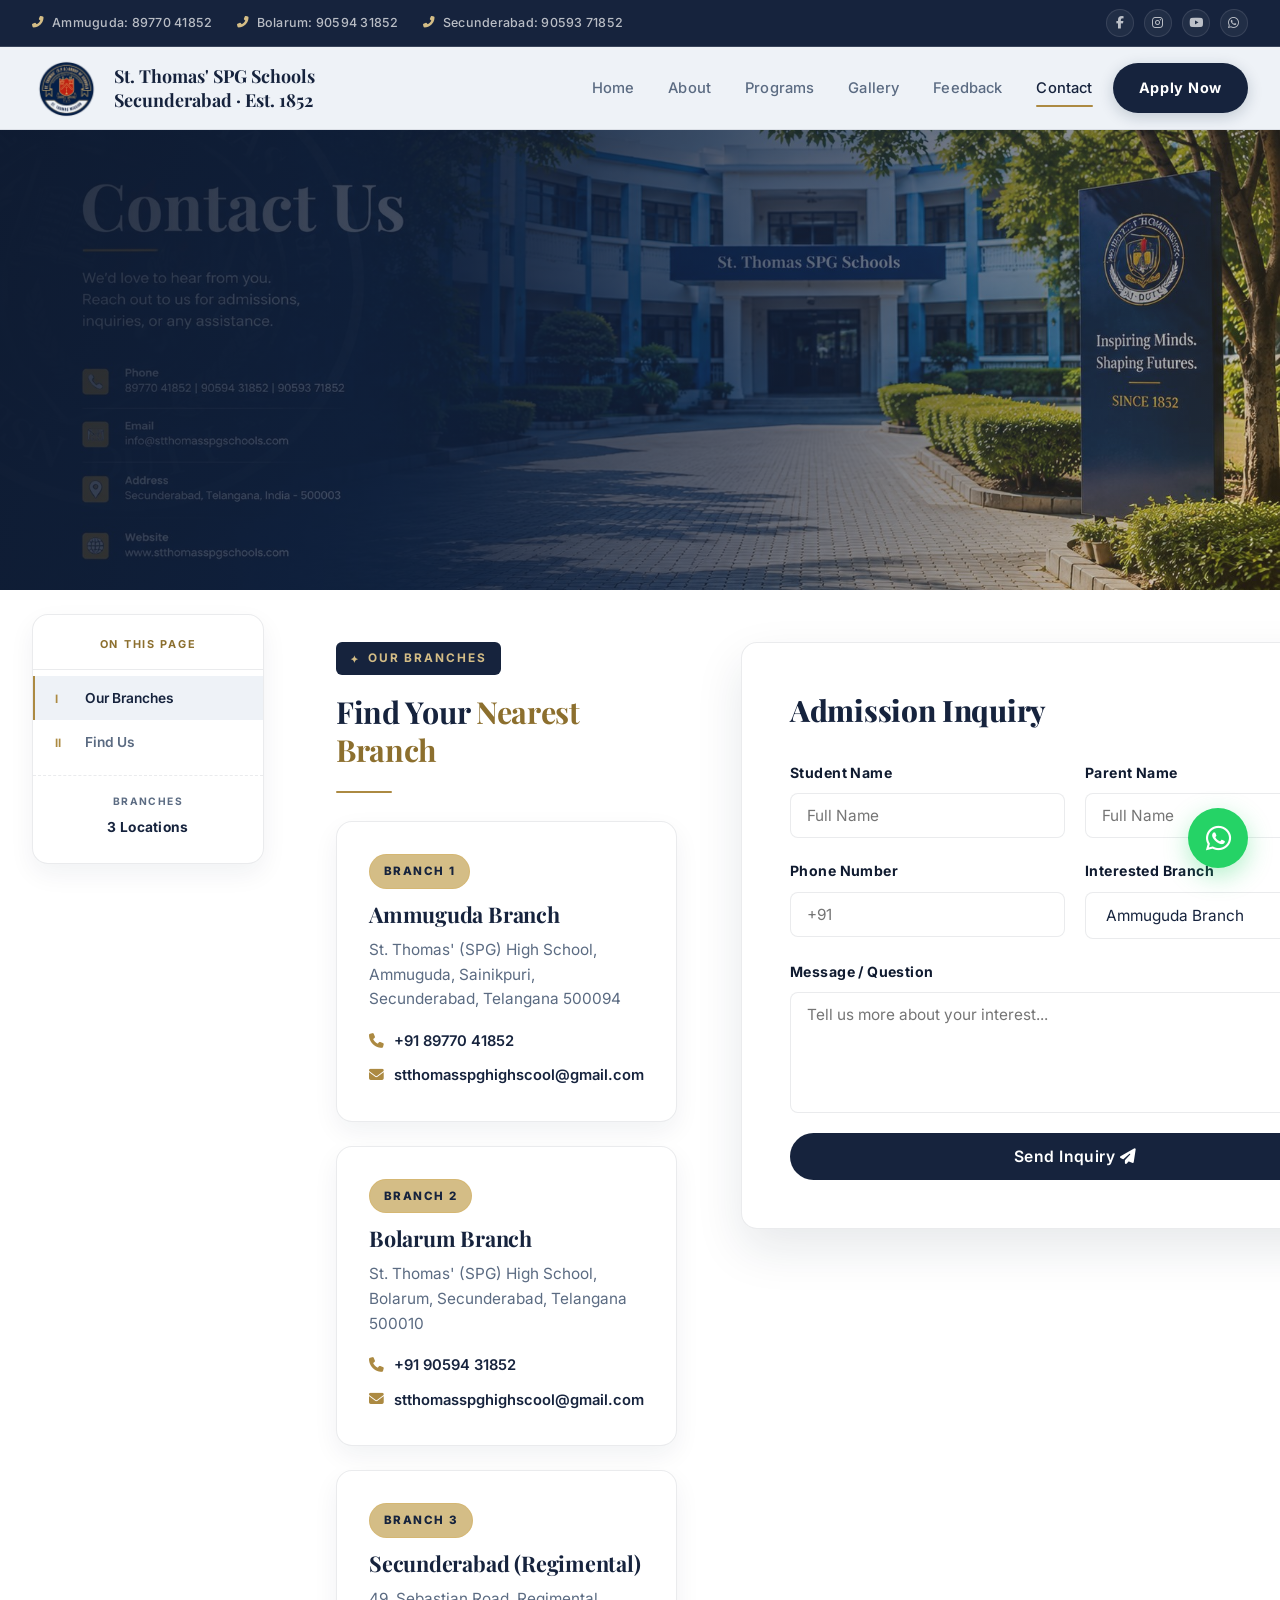
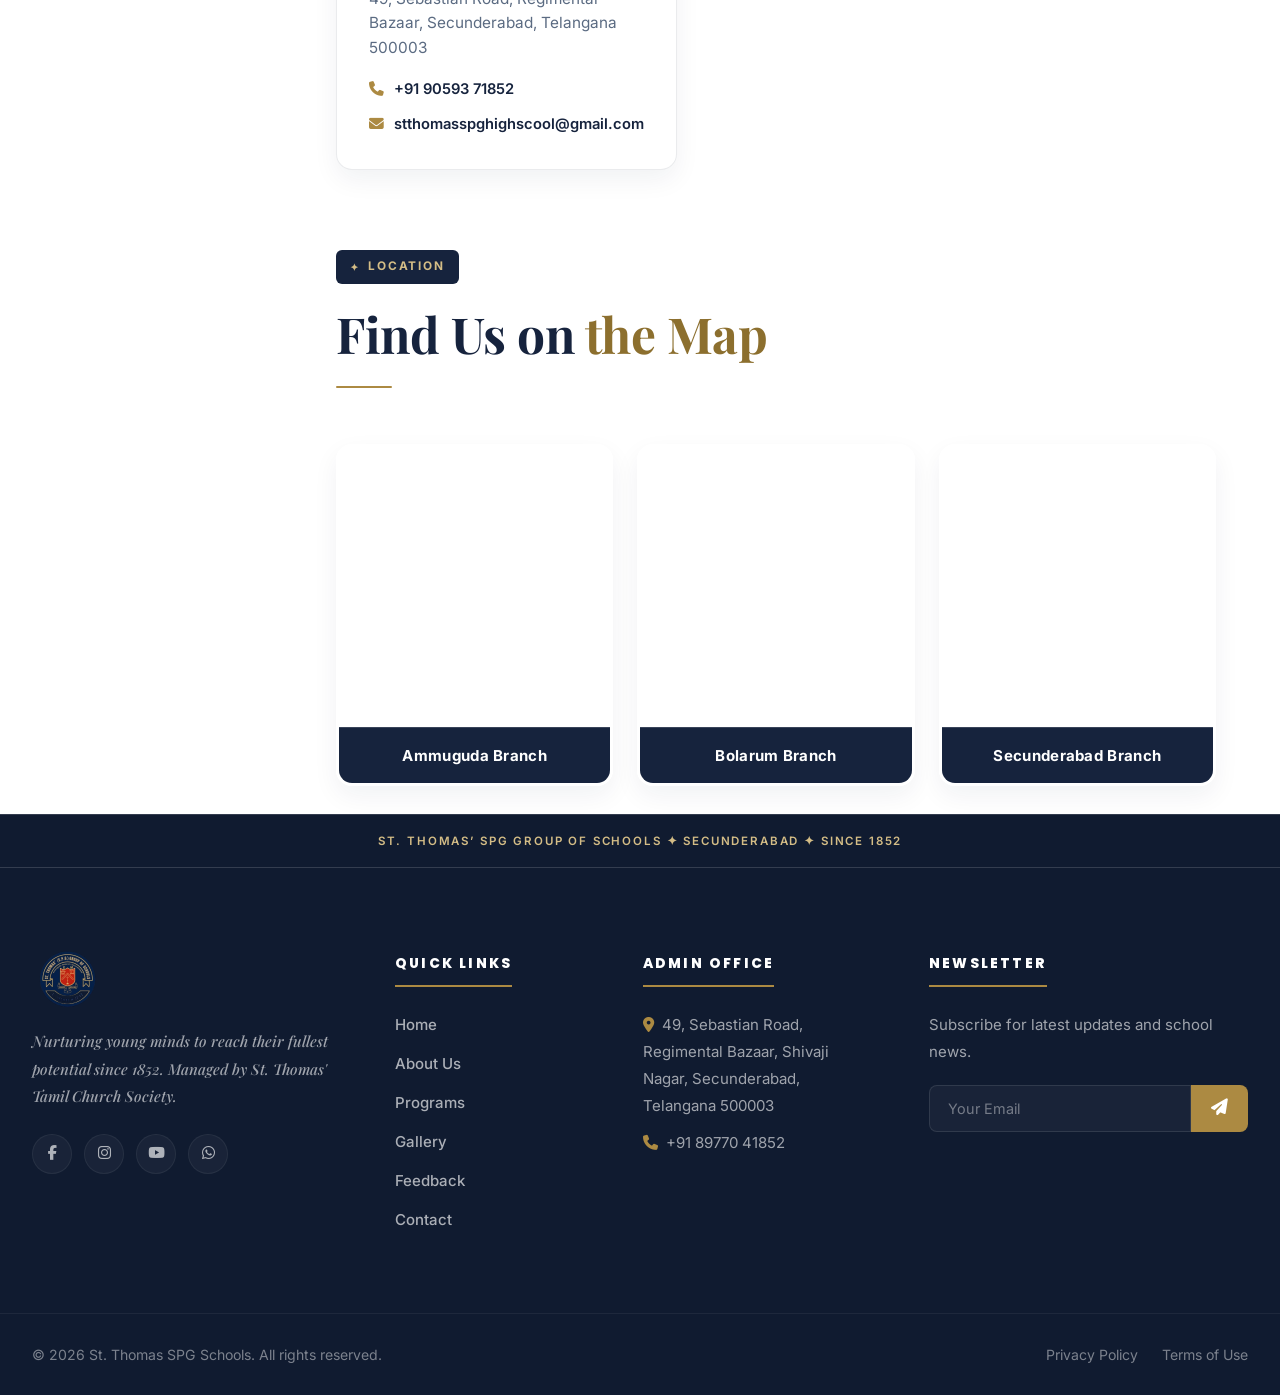
<file: contact.html>
<!DOCTYPE html>
<html lang="en">

<head>
  <meta charset="UTF-8">
  <meta name="viewport" content="width=device-width, initial-scale=1.0">
  <title>Contact Us | St. Thomas SPG Schools</title>
  <meta name="description"
    content="Get in touch with St. Thomas SPG Schools. Visit our Ammuguda, Bolarum, or Secunderabad branches.">
  <link rel="preconnect" href="https://fonts.googleapis.com">
  <link rel="preconnect" href="https://fonts.gstatic.com" crossorigin>
  <link
    href="https://fonts.googleapis.com/css2?family=Poppins:wght@300;400;500;600;700;800&family=Montserrat:wght@400;500;600;700;800&family=Inter:wght@300;400;500;600;700&display=swap"
    rel="stylesheet">
  <link rel="stylesheet" href="https://cdnjs.cloudflare.com/ajax/libs/font-awesome/6.5.1/css/all.min.css">
  <link rel="stylesheet" href="style.css?v=25">
</head>

<body>

  <div class="header-wrapper">
    <div class="top-bar">
      <div class="container">
        <div class="branch-links">
          <a href="tel:+918977041852" class="top-link"><i class="fas fa-phone-alt"></i> Ammuguda: 89770 41852</a>
          <a href="tel:+919059431852" class="top-link"><i class="fas fa-phone-alt"></i> Bolarum: 90594 31852</a>
          <a href="tel:+919059371852" class="top-link"><i class="fas fa-phone-alt"></i> Secunderabad: 90593 71852</a>
        </div>
        <div class="social-links">
          <a href="https://www.facebook.com/profile.php?id=61575500995581" target="_blank" aria-label="Facebook"><i
              class="fab fa-facebook-f"></i></a>
          <a href="https://www.instagram.com/st.thomasspg" target="_blank" aria-label="Instagram"><i
              class="fab fa-instagram"></i></a>
          <a href="https://youtube.com/@stthomasspghighschool" target="_blank" aria-label="YouTube"><i
              class="fab fa-youtube"></i></a>
          <a href="https://wa.me/919059371852?text=Hello%2C%20I%20would%20like%20to%20know%20more%20about%20admissions%20at%20St.%20Thomas%20SPG%20Schools." target="_blank" aria-label="WhatsApp"><i class="fab fa-whatsapp"></i></a>
        </div>
      </div>
    </div>
    <header class="main-header">
      <div class="container">
        <a href="index.html"><img src="assets/logo.png" alt="St. Thomas SPG Logo" class="nav-logo"></a>
        <nav class="nav-links" id="mainNav">
          <a href="index.html">Home</a>
          <a href="about.html">About</a>
          <a href="programs.html">Programs</a>
          <a href="gallery.html">Gallery</a>
          <a href="reviews.html">Feedback</a>
          <!-- <a href="blog.html">Blog</a> -->
          <a href="contact.html" class="active">Contact</a>
          <a href="#inquiry" class="btn-apply">Apply Now</a>
        </nav>
        <button class="menu-toggle" aria-label="Toggle Menu">
          <span class="bar"></span><span class="bar"></span><span class="bar"></span>
        </button>
      </div>
    </header>
  </div>

  <main>

    <!-- Page Banner -->
    <!-- <section class="page-banner" style="background-image: url('assets/DSC09428.JPG')">
    <div class="container banner-content reveal">
      <h1>Contact Us</h1>
      <div class="breadcrumbs">
        <a href="index.html">Home</a><span>/</span><span>Contact</span>
      </div>
    </div>
  </section> -->
    <section class="page-banner" style="background-image: url('assets/contact-banner.jpg'); min-height: 460px;">
    </section>

    <div class="page-layout">
      <nav class="quick-nav" aria-label="Page sections">
        <div class="quick-nav-title">On This Page</div>
        <a href="#branches"><span class="num">I</span> Our Branches</a>
        <a href="#maps"><span class="num">II</span> Find Us</a>
        <div class="quick-nav-footer">
          <span class="qn-label">Branches</span>
          <span class="qn-value">3 Locations</span>
        </div>
      </nav>
      <div class="page-content">

        <!-- Branch Details & Form -->
        <section id="branches" class="section">
          <div class="container">
            <div class="contact-grid">
              <!-- Branch Cards -->
              <div class="reveal-left">
                <span class="eyebrow">Our Branches</span>
                <h2 class="section-title" style="font-size:1.9rem">Find Your <span>Nearest Branch</span></h2>
                <div class="gold-rule"></div>

                <div class="branch-card">
                  <span class="branch-number">Branch 1</span>
                  <h3>Ammuguda Branch</h3>
                  <p>St. Thomas' (SPG) High School, Ammuguda, Sainikpuri, Secunderabad, Telangana 500094</p>
                  <a href="tel:+918977041852"><i class="fas fa-phone"></i> +91 89770 41852</a>
                  <a href="mailto:stthomasspghighscool@gmail.com"><i class="fas fa-envelope"></i>
                    stthomasspghighscool@gmail.com</a>
                </div>

                <div class="branch-card">
                  <span class="branch-number">Branch 2</span>
                  <h3>Bolarum Branch</h3>
                  <p>St. Thomas' (SPG) High School, Bolarum, Secunderabad, Telangana 500010</p>
                  <a href="tel:+919059431852"><i class="fas fa-phone"></i> +91 90594 31852</a>
                  <a href="mailto:stthomasspghighscool@gmail.com"><i class="fas fa-envelope"></i>
                    stthomasspghighscool@gmail.com</a>
                </div>

                <div class="branch-card">
                  <span class="branch-number">Branch 3</span>
                  <h3>Secunderabad (Regimental)</h3>
                  <p>49, Sebastian Road, Regimental Bazaar, Secunderabad, Telangana 500003</p>
                  <a href="tel:+919059371852"><i class="fas fa-phone"></i> +91 90593 71852</a>
                  <a href="mailto:stthomasspghighscool@gmail.com"><i class="fas fa-envelope"></i>
                    stthomasspghighscool@gmail.com</a>
                </div>
              </div>

              <!-- Inquiry Form -->
              <div class="reveal-right" id="inquiry">
                <div class="contact-form-card">
                  <form id="inquiryForm" action="https://docs.google.com/forms/d/e/1FAIpQLSdfhjgfaFCz8dpxKXFG8o7_a3fLxvmtbxUUnlpy9loEfDMXwA/formResponse" method="POST" target="hidden_iframe_inquiry">
                    <h3>Admission Inquiry</h3>
                    <div class="form-row">
                      <div class="form-group">
                        <label>Student Name</label>
                        <input type="text" name="entry.66512028" placeholder="Full Name" required>
                      </div>
                      <div class="form-group">
                        <label>Parent Name</label>
                        <input type="text" name="entry.1167180398" placeholder="Full Name" required>
                      </div>
                    </div>
                    <div class="form-row">
                      <div class="form-group">
                        <label>Phone Number</label>
                        <input type="tel" name="entry.759393179" placeholder="+91" required>
                      </div>
                      <div class="form-group">
                        <label>Interested Branch</label>
                        <select name="entry.1145530636" required>
                          <option value="Ammuguda">Ammuguda Branch</option>
                          <option value="Bolarum">Bolarum Branch</option>
                          <option value="Secunderabad">Secunderabad Branch</option>
                        </select>
                      </div>
                    </div>
                    <div class="form-group">
                      <label>Message / Question</label>
                      <textarea name="entry.591353388" rows="5" placeholder="Tell us more about your interest..."></textarea>
                    </div>
                    <button type="submit" class="btn-submit">Send Inquiry <i class="fas fa-paper-plane"></i></button>
                  </form>
                  <div id="inquiryThanks" class="review-thanks" hidden>
                    <i class="fas fa-circle-check"></i>
                    <h3>Thank You!</h3>
                    <p>Your inquiry has been received. Our admissions team will get back to you shortly.</p>
                  </div>
                </div>
              </div>
              <iframe name="hidden_iframe_inquiry" style="display:none;"></iframe>
            </div>
          </div>
        </section>

        <!-- Maps -->
        <section id="maps" class="section">
          <div class="container">
            <div class="text-center reveal mb-5">
              <span class="eyebrow">Location</span>
              <h2 class="section-title">Find Us on <span>the Map</span></h2>
              <div class="gold-rule center"></div>
            </div>
            <div class="gallery-grid">
              <div class="map-card reveal">
                <iframe
                  src="https://www.google.com/maps?q=St.+Thomas+SPG+High+School,+Ammuguda+Bazaar,+Road+No+1,+Ammuguda,+Yapral,+Secunderabad,+Telangana+500087&output=embed"
                  width="100%" height="280" style="border:0" allowfullscreen loading="lazy"></iframe>
                <div class="map-card-label">Ammuguda Branch</div>
              </div>
              <div class="map-card reveal">
                <iframe
                  src="https://www.google.com/maps?q=St.+Thomas+SPG+High+School,+Bolarum,+Secunderabad,+Telangana+500010&output=embed"
                  width="100%" height="280" style="border:0" allowfullscreen loading="lazy"></iframe>
                <div class="map-card-label">Bolarum Branch</div>
              </div>
              <div class="map-card reveal">
                <iframe
                  src="https://www.google.com/maps?q=St.+Thomas+S.P.G.+Co-ed+High+School,+49+Sebastian+Road,+Regimental+Bazaar,+Shivaji+Nagar,+Secunderabad,+Telangana+500003&output=embed"
                  width="100%" height="280" style="border:0" allowfullscreen loading="lazy"></iframe>
                <div class="map-card-label">Secunderabad Branch</div>
              </div>
            </div>
          </div>
        </section>

      </div>
    </div>

  </main>

  <footer class="main-footer">
    <div class="container footer-grid">
      <div class="footer-col">
        <img src="assets/logo.png" alt="St. Thomas SPG Logo" class="footer-logo">
        <p>Nurturing young minds to reach their fullest potential since 1852. Managed by St. Thomas' Tamil Church
          Society.</p>
        <div class="footer-social">
          <a href="https://www.facebook.com/profile.php?id=61575500995581" target="_blank"><i
              class="fab fa-facebook-f"></i></a>
          <a href="https://www.instagram.com/st.thomasspg" target="_blank"><i class="fab fa-instagram"></i></a>
          <a href="https://youtube.com/@stthomasspghighschool" target="_blank"><i class="fab fa-youtube"></i></a>
          <a href="https://wa.me/919059371852?text=Hello%2C%20I%20would%20like%20to%20know%20more%20about%20admissions%20at%20St.%20Thomas%20SPG%20Schools." target="_blank"><i class="fab fa-whatsapp"></i></a>
        </div>
      </div>
      <div class="footer-col">
        <h4>Quick Links</h4>
        <div class="footer-links">
          <a href="index.html">Home</a>
          <a href="about.html">About Us</a>
          <a href="programs.html">Programs</a>
          <a href="gallery.html">Gallery</a>
          <a href="reviews.html">Feedback</a>
        <!-- <a href="blog.html">Blog</a> -->
          <a href="contact.html">Contact</a>
        </div>
      </div>
      <div class="footer-col">
        <h4>Admin Office</h4>
        <p><i class="fas fa-map-marker-alt" style="margin-right:8px;color:var(--gold)"></i>49, Sebastian Road,
          Regimental Bazaar, Shivaji Nagar, Secunderabad, Telangana 500003</p>
        <p style="margin-top:10px"><i class="fas fa-phone" style="margin-right:8px;color:var(--gold)"></i>+91 89770
          41852</p>
      </div>
      <div class="footer-col">
        <h4>Newsletter</h4>
        <p>Subscribe for latest updates and school news.</p>
        <form class="newsletter-form">
          <input type="email" placeholder="Your Email">
          <button type="submit"><i class="fas fa-paper-plane"></i></button>
        </form>
      </div>
    </div>
    <div class="footer-bottom">
      <div class="container">
        <p>&copy; 2026 St. Thomas SPG Schools. All rights reserved.</p>
        <div class="footer-bottom-links"><a href="#">Privacy Policy</a><a href="#">Terms of Use</a></div>
      </div>
    </div>
  </footer>
  <a href="https://wa.me/919059371852?text=Hello%2C%20I%20would%20like%20to%20know%20more%20about%20admissions%20at%20St.%20Thomas%20SPG%20Schools." class="whatsapp-float" target="_blank" aria-label="WhatsApp"><i
      class="fab fa-whatsapp"></i></a>
  <script src="main.js?v=12"></script>
  <script>
    document.getElementById('inquiryForm').addEventListener('submit', function () {
      var form = this;
      setTimeout(function () {
        form.hidden = true;
        document.getElementById('inquiryThanks').hidden = false;
      }, 600);
    });
  </script>
</body>

</html>
</file>
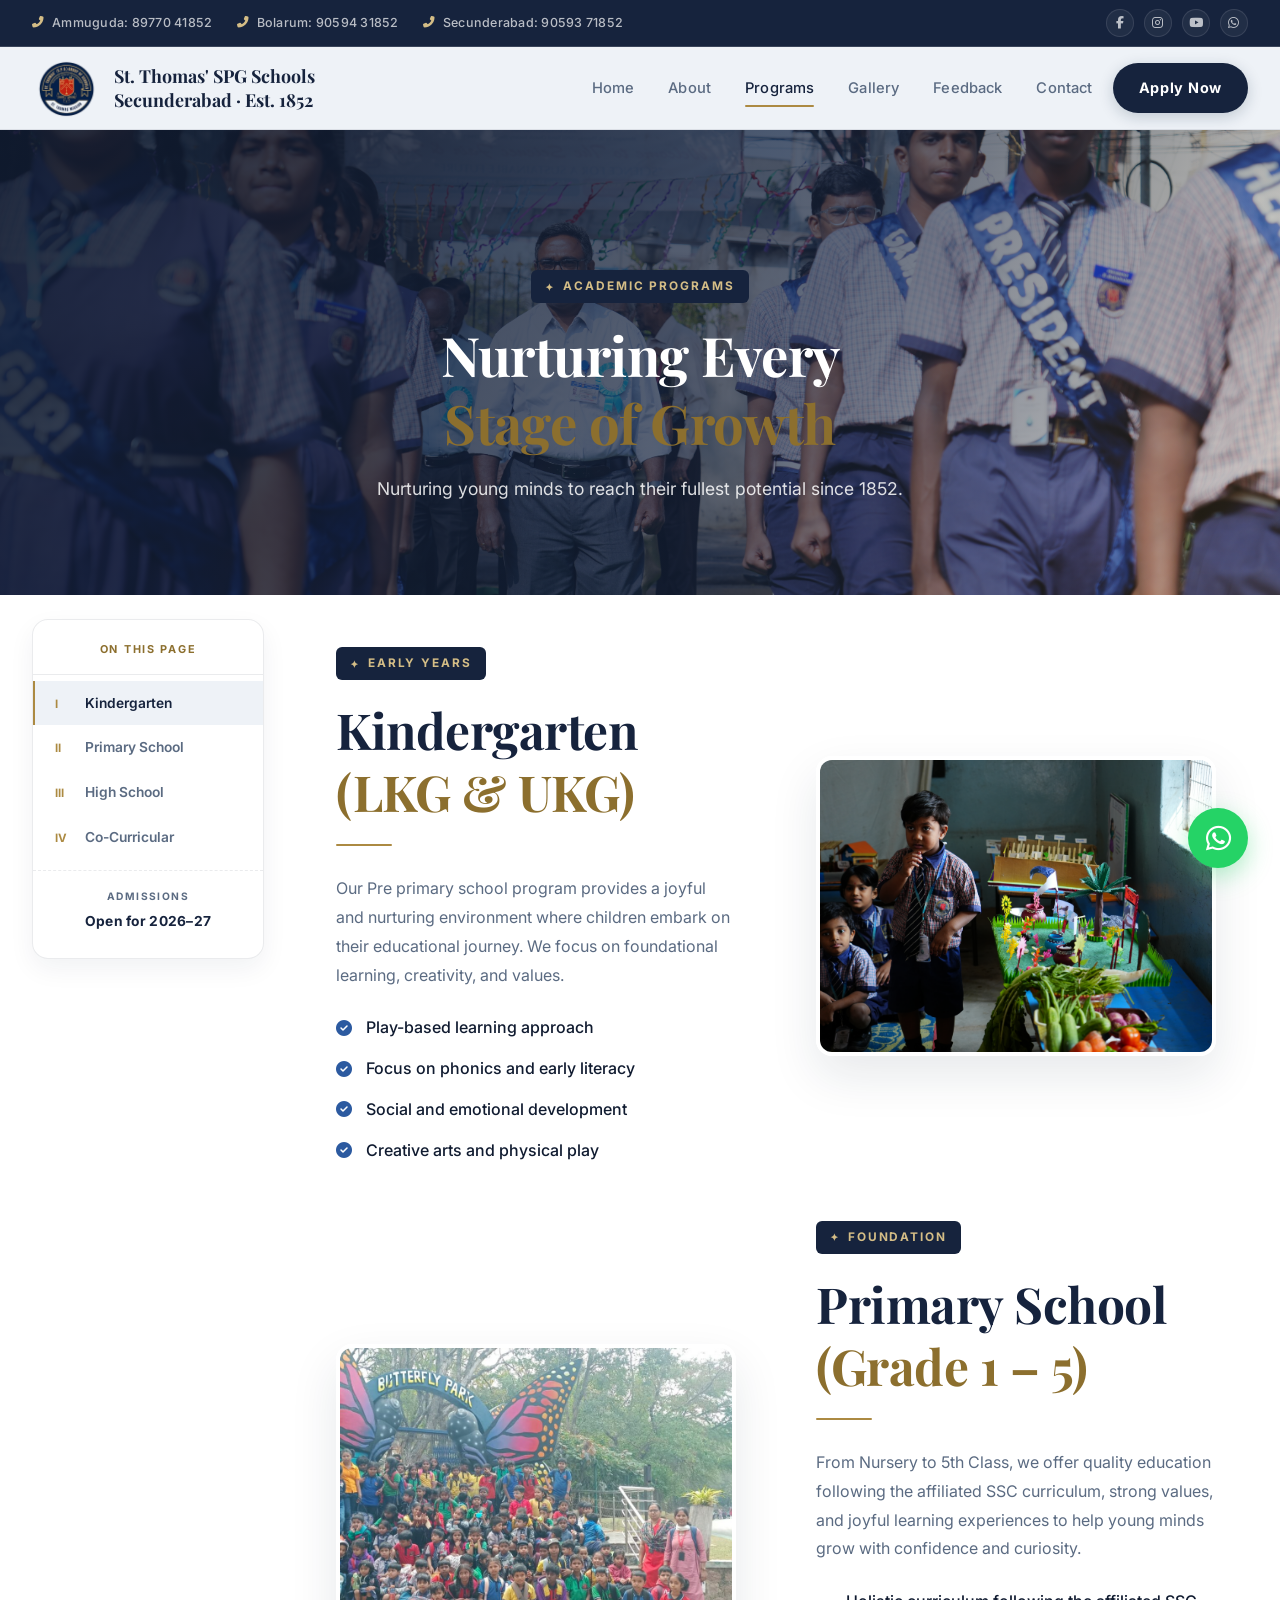
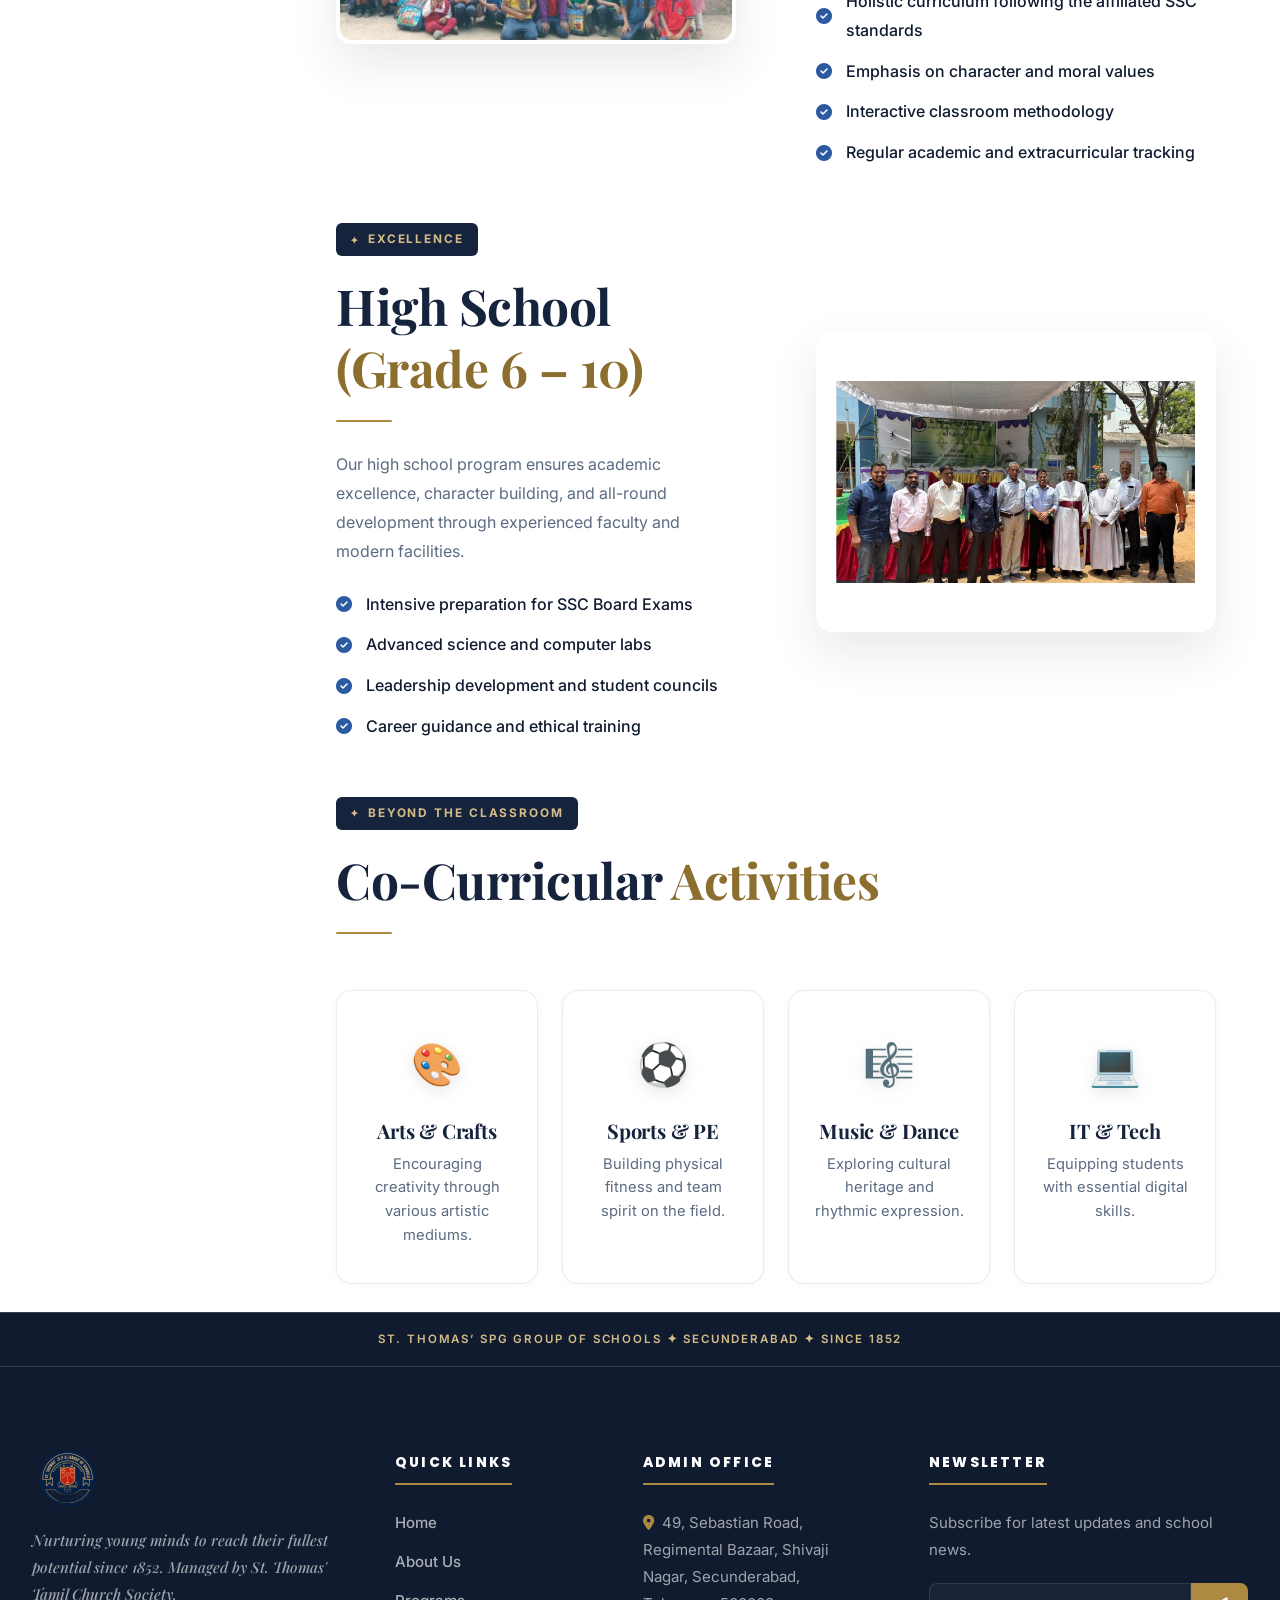
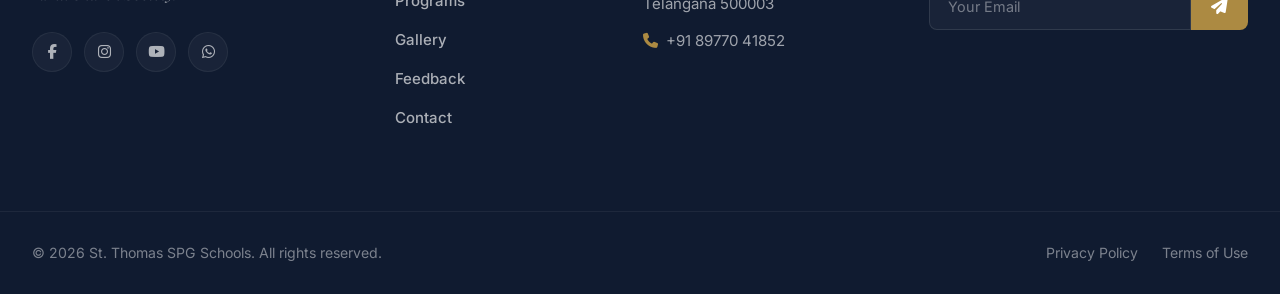
<file: programs.html>
<!DOCTYPE html>
<html lang="en">
<head>
  <meta charset="UTF-8">
  <meta name="viewport" content="width=device-width, initial-scale=1.0">
  <title>Academic Programs | St. Thomas SPG Schools</title>
  <meta name="description" content="Explore the academic programs at St. Thomas SPG Schools. From Preschool (LKG/UKG) to High School (Grade 10).">
  <link rel="preconnect" href="https://fonts.googleapis.com">
  <link rel="preconnect" href="https://fonts.gstatic.com" crossorigin>
  <link href="https://fonts.googleapis.com/css2?family=Poppins:wght@300;400;500;600;700;800&family=Montserrat:wght@400;500;600;700;800&family=Inter:wght@300;400;500;600;700&display=swap" rel="stylesheet">
  <link rel="stylesheet" href="https://cdnjs.cloudflare.com/ajax/libs/font-awesome/6.5.1/css/all.min.css">
  <link rel="stylesheet" href="style.css?v=25">
</head>
<body>

<div class="header-wrapper">
  <div class="top-bar">
    <div class="container">
      <div class="branch-links">
        <a href="tel:+918977041852" class="top-link"><i class="fas fa-phone-alt"></i> Ammuguda: 89770 41852</a>
        <a href="tel:+919059431852" class="top-link"><i class="fas fa-phone-alt"></i> Bolarum: 90594 31852</a>
        <a href="tel:+919059371852" class="top-link"><i class="fas fa-phone-alt"></i> Secunderabad: 90593 71852</a>
      </div>
      <div class="social-links">
        <a href="https://www.facebook.com/profile.php?id=61575500995581" target="_blank" aria-label="Facebook"><i class="fab fa-facebook-f"></i></a>
        <a href="https://www.instagram.com/st.thomasspg" target="_blank" aria-label="Instagram"><i class="fab fa-instagram"></i></a>
        <a href="https://youtube.com/@stthomasspghighschool" target="_blank" aria-label="YouTube"><i class="fab fa-youtube"></i></a>
        <a href="https://wa.me/919059371852?text=Hello%2C%20I%20would%20like%20to%20know%20more%20about%20admissions%20at%20St.%20Thomas%20SPG%20Schools." target="_blank" aria-label="WhatsApp"><i class="fab fa-whatsapp"></i></a>
      </div>
    </div>
  </div>
  <header class="main-header">
    <div class="container">
      <a href="index.html"><img src="assets/logo.png" alt="St. Thomas SPG Logo" class="nav-logo"></a>
      <nav class="nav-links" id="mainNav">
        <a href="index.html">Home</a>
        <a href="about.html">About</a>
        <a href="programs.html" class="active">Programs</a>
        <a href="gallery.html">Gallery</a>
        <a href="reviews.html">Feedback</a>
        <!-- <a href="blog.html">Blog</a> -->
        <a href="contact.html">Contact</a>
        <a href="contact.html#inquiry" class="btn-apply">Apply Now</a>
      </nav>
      <button class="menu-toggle" aria-label="Toggle Menu">
        <span class="bar"></span><span class="bar"></span><span class="bar"></span>
      </button>
    </div>
  </header>
</div>

<main>

  <!-- Programs Hero -->
  <section class="page-banner" style="background-image: url('assets/DSC09428.JPG')">
    <div class="container banner-content reveal">
      <span class="eyebrow" style="color: var(--gold-light)">Academic Programs</span>
      <h1>Nurturing Every<br><span style="color:var(--gold-accent)">Stage of Growth</span></h1>
      <p style="color: rgba(255,255,255,0.85); font-size: 1.1rem; margin-top: 10px;">Nurturing young minds to reach their fullest potential since 1852.</p>
    </div>
  </section>

  <div class="page-layout">
    <nav class="quick-nav" aria-label="Page sections">
      <div class="quick-nav-title">On This Page</div>
      <a href="#kg"><span class="num">I</span> Kindergarten</a>
      <a href="#primary"><span class="num">II</span> Primary School</a>
      <a href="#highschool"><span class="num">III</span> High School</a>
      <a href="#cocurricular"><span class="num">IV</span> Co-Curricular</a>
      <div class="quick-nav-footer">
        <span class="qn-label">Admissions</span>
        <span class="qn-value">Open for 2026–27</span>
      </div>
    </nav>
    <div class="page-content">

  <!-- KG Section -->
  <section id="kg" class="section">
    <div class="container">
      <div class="prog-section">
        <div class="reveal-left">
          <span class="eyebrow">Early Years</span>
          <h2 class="section-title">Kindergarten<br><span>(LKG &amp; UKG)</span></h2>
          <div class="gold-rule"></div>
          <p style="color:var(--muted);margin-bottom:16px">Our Pre primary school program provides a joyful and nurturing environment where children embark on their educational journey. We focus on foundational learning, creativity, and values.</p>
          <ul class="prog-list">
            <li><i class="fas fa-check-circle"></i> Play-based learning approach</li>
            <li><i class="fas fa-check-circle"></i> Focus on phonics and early literacy</li>
            <li><i class="fas fa-check-circle"></i> Social and emotional development</li>
            <li><i class="fas fa-check-circle"></i> Creative arts and physical play</li>
          </ul>
        </div>
        <div class="reveal-right">
          <img src="assets/DSC09576.JPG" alt="Pre primary Activities Diorama" loading="lazy">
        </div>
      </div>
    </div>
  </section>

  <!-- Primary Section -->
  <section id="primary" class="section">
    <div class="container">
      <div class="prog-section">
        <div class="reveal-left">
          <img src="assets/full-layout-sample.png" alt="Primary School Field Trip" loading="lazy">
        </div>
        <div class="reveal-right">
          <span class="eyebrow">Foundation</span>
          <h2 class="section-title">Primary School<br><span>(Grade 1 – 5)</span></h2>
          <div class="gold-rule"></div>
          <p style="color:var(--muted);margin-bottom:16px">From Nursery to 5th Class, we offer quality education following the affiliated SSC curriculum, strong values, and joyful learning experiences to help young minds grow with confidence and curiosity.</p>
          <ul class="prog-list">
            <li><i class="fas fa-check-circle"></i> Holistic curriculum following the affiliated SSC standards</li>
            <li><i class="fas fa-check-circle"></i> Emphasis on character and moral values</li>
            <li><i class="fas fa-check-circle"></i> Interactive classroom methodology</li>
            <li><i class="fas fa-check-circle"></i> Regular academic and extracurricular tracking</li>
          </ul>
        </div>
      </div>
    </div>
  </section>

  <!-- High School Section -->
  <section id="highschool" class="section">
    <div class="container">
      <div class="prog-section">
        <div class="reveal-left">
          <span class="eyebrow">Excellence</span>
          <h2 class="section-title">High School<br><span>(Grade 6 – 10)</span></h2>
          <div class="gold-rule"></div>
          <p style="color:var(--muted);margin-bottom:16px">Our high school program ensures academic excellence, character building, and all-round development through experienced faculty and modern facilities.</p>
          <ul class="prog-list">
            <li><i class="fas fa-check-circle"></i> Intensive preparation for SSC Board Exams</li>
            <li><i class="fas fa-check-circle"></i> Advanced science and computer labs</li>
            <li><i class="fas fa-check-circle"></i> Leadership development and student councils</li>
            <li><i class="fas fa-check-circle"></i> Career guidance and ethical training</li>
          </ul>
        </div>
        <div class="reveal-right">
  <img src="assets/vana-mahotsav.jpg.jpeg" alt="Vana Mahotsav Plantation Drive Event" loading="lazy">
</div>
      </div>
    </div>
  </section>

  <!-- Co-Curricular -->
  <section id="cocurricular" class="section">
    <div class="container">
      <div class="text-center reveal mb-5">
        <span class="eyebrow">Beyond the Classroom</span>
        <h2 class="section-title">Co-Curricular <span>Activities</span></h2>
        <div class="gold-rule center"></div>
      </div>
      <div class="cocurr-grid">
        <div class="cocurr-card reveal"><span class="emoji">🎨</span><h3>Arts &amp; Crafts</h3><p>Encouraging creativity through various artistic mediums.</p></div>
        <div class="cocurr-card reveal"><span class="emoji">⚽</span><h3>Sports &amp; PE</h3><p>Building physical fitness and team spirit on the field.</p></div>
        <div class="cocurr-card reveal"><span class="emoji">🎼</span><h3>Music &amp; Dance</h3><p>Exploring cultural heritage and rhythmic expression.</p></div>
        <div class="cocurr-card reveal"><span class="emoji">💻</span><h3>IT &amp; Tech</h3><p>Equipping students with essential digital skills.</p></div>
      </div>
    </div>
  </section>

    </div>
  </div>

</main>

<footer class="main-footer">
  <div class="container footer-grid">
    <div class="footer-col">
      <img src="assets/logo.png" alt="St. Thomas SPG Logo" class="footer-logo">
      <p>Nurturing young minds to reach their fullest potential since 1852. Managed by St. Thomas' Tamil Church Society.</p>
      <div class="footer-social">
        <a href="https://www.facebook.com/profile.php?id=61575500995581" target="_blank"><i class="fab fa-facebook-f"></i></a>
        <a href="https://www.instagram.com/st.thomasspg" target="_blank"><i class="fab fa-instagram"></i></a>
        <a href="https://youtube.com/@stthomasspghighschool" target="_blank"><i class="fab fa-youtube"></i></a>
        <a href="https://wa.me/919059371852?text=Hello%2C%20I%20would%20like%20to%20know%20more%20about%20admissions%20at%20St.%20Thomas%20SPG%20Schools." target="_blank"><i class="fab fa-whatsapp"></i></a>
      </div>
    </div>
    <div class="footer-col">
      <h4>Quick Links</h4>
      <div class="footer-links">
        <a href="index.html">Home</a>
        <a href="about.html">About Us</a>
        <a href="programs.html">Programs</a>
        <a href="gallery.html">Gallery</a>
        <a href="reviews.html">Feedback</a>
        <!-- <a href="blog.html">Blog</a> -->
        <a href="contact.html">Contact</a>
      </div>
    </div>
    <div class="footer-col">
      <h4>Admin Office</h4>
      <p><i class="fas fa-map-marker-alt" style="margin-right:8px;color:var(--gold)"></i>49, Sebastian Road, Regimental Bazaar, Shivaji Nagar, Secunderabad, Telangana 500003</p>
      <p style="margin-top:10px"><i class="fas fa-phone" style="margin-right:8px;color:var(--gold)"></i>+91 89770 41852</p>
    </div>
    <div class="footer-col">
      <h4>Newsletter</h4>
      <p>Subscribe for latest updates and school news.</p>
      <form class="newsletter-form">
        <input type="email" placeholder="Your Email">
        <button type="submit"><i class="fas fa-paper-plane"></i></button>
      </form>
    </div>
  </div>
  <div class="footer-bottom">
    <div class="container">
      <p>&copy; 2026 St. Thomas SPG Schools. All rights reserved.</p>
      <div class="footer-bottom-links"><a href="#">Privacy Policy</a><a href="#">Terms of Use</a></div>
    </div>
  </div>
</footer>
<a href="https://wa.me/919059371852?text=Hello%2C%20I%20would%20like%20to%20know%20more%20about%20admissions%20at%20St.%20Thomas%20SPG%20Schools." class="whatsapp-float" target="_blank" aria-label="WhatsApp"><i class="fab fa-whatsapp"></i></a>
<script src="main.js?v=12"></script>
</body>
</html>
</file>
<file: style.css>
/* ============================================================
   St. Thomas SPG Schools — Heritage Institutional Style System
   Design: Traditional, editorial, content-first (est. 1852)
   Colors: Deep Navy + Antique Gold, on pale stone backgrounds
   Fonts: Playfair Display (headings) + Inter (body)
   ============================================================ */

@import url('https://fonts.googleapis.com/css2?family=Playfair+Display:ital,wght@0,600;0,700;0,800;1,500;1,600&family=Poppins:wght@300;400;500;600;700;800&family=Montserrat:wght@400;500;600;700;800&family=Inter:wght@300;400;500;600;700&display=swap');
@import url('https://cdnjs.cloudflare.com/ajax/libs/font-awesome/6.5.1/css/all.min.css');

/* ── Design Tokens & Gradients ── */
:root {
  --navy:            #16233D; /* Deep Heritage Navy primary */
  --navy-mid:        #101B30;
  --navy-light:      #2C4570;
  --gold:            #AC8A42; /* Antique Gold secondary */
  --gold-light:      #D4BD86;
  --gold-accent:     #8C6F2E;
  --emerald:         #2C5AA0; /* Muted link blue accent */
  --emerald-dark:    #234A87;
  --cream:           #EEF2F7; /* Pale stone-blue support */
  --white:           #FFFFFF;
  --ink:             #16233D;
  --muted:           #5B6B82;
  --border:          rgba(22, 35, 61, 0.09);
  --border-light:    rgba(255, 255, 255, 0.15);

  /* Gradients — flattened to solid heritage tones */
  --gradient-blue:         var(--navy);
  --gradient-cyan:         var(--navy);
  --gradient-yellow:       var(--gold);
  --gradient-yellow-light: var(--gold-light);
  --gradient-green:        var(--emerald);
  --gradient-glass:        linear-gradient(135deg, rgba(255,255,255,0.7), rgba(255,255,255,0.25));

  /* Elevation Shadows */
  --shadow-s:        0 2px 10px rgba(22, 35, 61, 0.03);
  --shadow-m:        0 10px 26px rgba(22, 35, 61, 0.06);
  --shadow-l:        0 20px 48px rgba(22, 35, 61, 0.10);

  /* Radius */
  --radius-sm:       8px;
  --radius:          12px;
  --radius-lg:       16px;

  /* Framing Motion style easing */
  --transition:      all 0.5s cubic-bezier(0.16, 1, 0.3, 1);
  --container:       1280px;
  --header-h:        142px;
}

/* ── Reset & Core Styles ── */
*, *::before, *::after { margin:0; padding:0; box-sizing:border-box; }
html { scroll-behavior: smooth; font-size: 16px; -webkit-font-smoothing: antialiased; }
body {
  font-family: 'Inter', sans-serif;
  color: var(--ink);
  line-height: 1.8;
  background: var(--white);
  overflow-x: hidden;
}
img { max-width:100%; height:auto; display:block; image-rendering: -webkit-optimize-contrast; }
a { text-decoration: none; color: inherit; transition: var(--transition); }
ul { list-style: none; }

/* Heritage Typography */
h1, h2, h3, h4 {
  font-family: 'Playfair Display', Georgia, serif;
  color: var(--navy);
  line-height: 1.25;
  font-weight: 700;
  letter-spacing: -0.01em;
}
p {
  font-weight: 400;
  color: var(--muted);
}
strong {
  color: var(--navy-mid);
  font-weight: 600;
}

/* Custom Scrollbar */
::-webkit-scrollbar { width: 8px; }
::-webkit-scrollbar-track { background: var(--cream); }
::-webkit-scrollbar-thumb { background: var(--navy-light); border-radius: 4px; }
::-webkit-scrollbar-thumb:hover { background: var(--gold); }

::selection {
  background: var(--navy);
  color: var(--gold-light);
}

/* Container */
.container { max-width: var(--container); margin: 0 auto; padding: 0 32px; }

/* Gradient Heading utility */
.gradient-text {
  background: var(--gradient-blue);
  -webkit-background-clip: text;
  -webkit-text-fill-color: transparent;
}
.gradient-text-alt {
  background: var(--gradient-yellow);
  -webkit-background-clip: text;
  -webkit-text-fill-color: transparent;
}

/* ══════════════════════════════════════════
   TOP BAR (Gradient background)
   ══════════════════════════════════════════ */
.top-bar {
  background: var(--navy);
  color: rgba(255, 255, 255, 0.7);
  padding: 9px 0;
  font-size: 0.78rem;
  font-weight: 500;
  letter-spacing: 0.06em;
  text-transform: uppercase;
  border-bottom: 1px solid var(--border-light);
}
.top-bar .container { display:flex; align-items:center; justify-content:space-between; flex-wrap:wrap; gap:12px; }
.branch-links { display:flex; gap:24px; flex-wrap:wrap; }
.top-link { display:flex; align-items:center; gap:8px; color:rgba(255, 255, 255, 0.7); text-transform: none; letter-spacing: 0.02em; }
.top-link:hover { color: var(--gold-light); }
.top-link i { font-size:0.72rem; color: var(--gold-light); }
.social-links { display:flex; gap:10px; }
.social-links a {
  width: 28px; height: 28px;
  border-radius: 50%;
  background: rgba(255, 255, 255, 0.05);
  display: flex; align-items: center; justify-content: center;
  font-size: 0.78rem; color: rgba(255, 255, 255, 0.7);
  transition: var(--transition);
  border: 1px solid rgba(255,255,255,0.1);
}
.social-links a:hover {
  background: var(--gold);
  color: var(--white);
  border-color: transparent;
}

/* ══════════════════════════════════════════
   NAVIGATION BAR (Flat, editorial, sticky)
   ══════════════════════════════════════════ */
.header-wrapper { position: sticky; top: 0; z-index: 950; }
.main-header {
  background: var(--cream);
  border-bottom: 1px solid var(--border);
  padding: 12px 0;
  transition: var(--transition);
}
.main-header.scrolled {
  padding: 8px 0;
  box-shadow: var(--shadow-s);
  background: var(--white);
}
.main-header .container { display:flex; align-items:center; justify-content:space-between; }
.main-header .container > a { display:flex; align-items:center; }
.nav-logo { height: 58px; width: auto; transition: var(--transition); }
.main-header.scrolled .nav-logo { height: 48px; }
/* CSS-only heritage wordmark beside the crest, matching reference lockup */
.main-header .container > a::after {
  content: "St. Thomas' SPG Schools\A Secunderabad \00B7  Est. 1852";
  white-space: pre-line;
  margin-left: 14px;
  font-family: 'Playfair Display', Georgia, serif;
  font-weight: 700;
  font-size: 1.12rem;
  line-height: 1.35;
  color: var(--navy);
}

.nav-links { display:flex; align-items:center; gap:6px; }
.nav-links a {
  font-family: 'Inter', sans-serif;
  font-weight: 500;
  font-size: 0.92rem;
  color: var(--muted);
  padding: 8px 14px;
  border-radius: var(--radius-sm);
  position: relative;
  letter-spacing: 0.01em;
}
.nav-links a:hover, .nav-links a.active { color: var(--navy); }
.nav-links a::after {
  content:''; position:absolute; bottom:2px; left:14px; right:14px;
  height: 2px; background: var(--gold);
  transform: scaleX(0); transform-origin: left;
  transition: transform 0.35s cubic-bezier(0.16, 1, 0.3, 1);
  border-radius: 2px;
}
.nav-links a:hover::after, .nav-links a.active::after { transform: scaleX(1); }

/* Premium Apply Button */
.nav-links .btn-apply {
  background: var(--gradient-blue);
  color: var(--white) !important;
  padding: 12px 26px;
  border-radius: 50px;
  font-weight: 700;
  font-size: 0.9rem;
  letter-spacing: 0.05em;
  border: none;
  transition: var(--transition);
  box-shadow: 0 4px 15px rgba(15, 41, 66, 0.2);
}
.nav-links .btn-apply::after { display:none; }
.nav-links .btn-apply:hover {
  background: var(--gold-accent);
  color: var(--white) !important;
}

/* Mobile Toggle */
.menu-toggle {
  display: none; flex-direction: column; gap: 6px;
  background: none; border: none; cursor: pointer; padding: 6px;
}
.menu-toggle .bar { display:block; width:26px; height:2px; background: var(--navy); border-radius:2px; transition: var(--transition); }
.menu-toggle.active .bar:nth-child(1) { transform: translateY(8px) rotate(45deg); }
.menu-toggle.active .bar:nth-child(2) { opacity: 0; }
.menu-toggle.active .bar:nth-child(3) { transform: translateY(-8px) rotate(-45deg); }

/* ══════════════════════════════════════════
   HERO BANNER & CAROUSEL (Ken Burns Slide)
   ══════════════════════════════════════════ */
.hero { position:relative; height: 85vh; min-height: 600px; overflow: hidden; background: var(--navy); }
.hero-slider { height:100%; position:relative; }
.slide {
  position:absolute; inset:0;
  opacity: 0; transition: opacity 1.8s cubic-bezier(0.4, 0, 0.2, 1);
  display:flex; align-items:center;
  overflow: hidden;
}
.slide::before {
  content: '';
  position: absolute; inset: 0;
  background-image: inherit;
  background-size: cover; background-position: center;
  transition: transform 8s ease-out;
  transform: scale(1.08);
}
.slide.active { opacity:1; z-index:1; }
.slide.active::before { transform: scale(1); }

.slide-overlay {
  position:absolute; inset:0;
  background: linear-gradient(115deg, rgba(16,27,48,0.93) 0%, rgba(22,35,61,0.6) 52%, rgba(172,138,66,0.22) 100%);
  z-index: 1;
}
/* CSS-only heritage crest, echoing a circular church-seal motif */
.hero::after {
  content: '';
  position: absolute; top: 44px; right: 56px; z-index: 4;
  width: 108px; height: 108px; border-radius: 50%;
  background: var(--white) url('assets/logo.png') center/60% no-repeat;
  border: 3px solid var(--gold-light);
  box-shadow: var(--shadow-l);
}
@media (max-width: 1024px) { .hero::after { display:none; } }
.hero-content {
  position:relative; z-index:2;
  color: var(--white);
  max-width: 740px;
  opacity: 0; transform: translateY(40px);
  transition: opacity 1s 0.6s cubic-bezier(0.16, 1, 0.3, 1), transform 1s 0.6s cubic-bezier(0.16, 1, 0.3, 1);
}
.slide.active .hero-content { opacity:1; transform: translateY(0); }

.hero-eyebrow {
  display:inline-flex; align-items:center; gap:8px;
  background: rgba(255, 255, 255, 0.1);
  color: var(--gold-light);
  padding: 7px 16px 7px 14px; border-radius: 6px;
  font-size: 0.76rem; font-weight: 700;
  text-transform: uppercase; letter-spacing: 0.14em;
  margin-bottom: 26px;
  border: 1px solid rgba(255,255,255,0.15);
}
.hero-content h1 {
  font-family: 'Playfair Display', Georgia, serif;
  font-weight: 700;
  font-size: clamp(2.6rem, 5.8vw, 4.2rem);
  color: var(--white);
  margin-bottom: 22px;
  line-height: 1.15;
}
.hero-content h1 span { color: var(--gold-light); }
.hero-content p { font-size: 1.12rem; color: var(--white); opacity:0.85; margin-bottom: 38px; max-width: 600px; font-weight: 300; font-style: italic; }
.hero-actions { display:flex; gap:16px; flex-wrap:wrap; }

/* Quick-fact pill row, echoing reference's service-time pills */
.hero-facts { display:flex; gap:10px; flex-wrap:wrap; margin-top: 32px; }
.hero-facts span {
  display:inline-flex; align-items:center;
  background: rgba(255,255,255,0.08);
  border: 1px solid rgba(255,255,255,0.18);
  color: rgba(255,255,255,0.9);
  padding: 8px 16px; border-radius: 50px;
  font-size: 0.82rem; font-weight: 600;
}
.hero-facts span strong { color: var(--gold-light); font-weight: 700; margin-right: 5px; }

/* CSS-only pull-quote for reused brand tagline text */
.pull-quote {
  font-family: 'Playfair Display', Georgia, serif;
  font-style: italic; font-weight: 500;
  font-size: 1.5rem; line-height: 1.5;
  color: var(--navy);
  border-left: 3px solid var(--gold);
  padding: 6px 0 6px 26px;
  margin: 32px 0;
}

/* Branch-family pill list, echoing reference's "Mother of many congregations" tags */
.branch-pills {
  display:flex; flex-wrap:wrap; gap:12px;
  justify-content:center;
  margin-top: 32px; padding-top: 28px;
  border-top: 1px solid var(--border);
}
.branch-pills span {
  display:inline-flex; align-items:center; gap:6px;
  background: var(--white);
  border: 1px solid var(--border);
  color: var(--navy);
  padding: 9px 18px; border-radius: 50px;
  font-size: 0.88rem; font-weight: 600;
}
.branch-pills span::before { content: '\2726'; color: var(--gold); font-size: 0.8em; }

/* ══════════════════════════════════════════
   PAGE LAYOUT (sticky "Order of Service" style menu + content, side by side)
   ══════════════════════════════════════════ */
.page-layout {
  display: flex;
  align-items: flex-start;
  gap: 40px;
  max-width: var(--container);
  margin: 0 auto;
  padding: 24px 32px 0;
}
.page-content { flex: 1 1 auto; min-width: 0; }
.quick-nav {
  flex: 0 0 232px;
  position: sticky;
  top: 96px;
  background: var(--white);
  border: 1px solid var(--border);
  border-radius: var(--radius-lg);
  box-shadow: var(--shadow-m);
  padding: 20px 0;
  max-height: calc(100vh - 120px);
  overflow-y: auto;
}
.quick-nav-title {
  text-align: center;
  font-size: 0.68rem; font-weight: 700;
  letter-spacing: 0.16em; text-transform: uppercase;
  color: var(--gold-accent);
  padding: 0 20px 14px;
  border-bottom: 1px solid var(--border);
  margin-bottom: 6px;
}
.quick-nav a {
  display: flex; align-items: baseline; gap: 12px;
  padding: 10px 20px;
  font-size: 0.86rem; font-weight: 600;
  color: var(--muted);
  border-left: 2px solid transparent;
}
.quick-nav a span.num {
  font-family: 'Inter', sans-serif;
  font-size: 0.72rem; font-weight: 700;
  color: var(--gold);
  min-width: 18px;
}
.quick-nav a:hover { background: var(--cream); color: var(--navy); }
.quick-nav a.active {
  background: var(--cream);
  color: var(--navy);
  border-left-color: var(--gold);
}
.quick-nav-footer {
  text-align: center;
  margin-top: 10px; padding: 16px 20px 4px;
  border-top: 1px dashed var(--border);
}
.quick-nav-footer .qn-label {
  display:block; font-size: 0.64rem; font-weight: 700;
  letter-spacing: 0.14em; text-transform: uppercase;
  color: var(--muted); margin-bottom: 4px;
}
.quick-nav-footer .qn-value {
  display:block; font-size: 0.86rem; font-weight: 700;
  color: var(--navy); letter-spacing: 0.02em;
}
/* Below this width there's no room for menu + content side by side — hide the sidebar entirely on mobile/tablet */
@media (max-width: 1100px) {
  .page-layout { display: block; padding-top: 0; }
  .quick-nav { display: none; }
}

/* Buttons */
.btn-hero-primary {
  background: var(--gold);
  color: var(--white);
  padding: 14px 32px; border-radius: 50px;
  font-weight: 600; font-size: 0.98rem;
  display:inline-flex; align-items:center; gap:8px;
  border: none;
  transition: var(--transition);
  box-shadow: var(--shadow-s);
  cursor: pointer;
}
.btn-hero-primary:hover {
  background: var(--navy);
  color: var(--white);
  box-shadow: var(--shadow-m);
}
.btn-hero-outline {
  border: 1.5px solid rgba(255,255,255,0.5); color: var(--white);
  padding: 14px 32px; border-radius: 50px;
  font-weight: 600; font-size: 0.98rem;
  transition: var(--transition);
  background: transparent;
}
.btn-hero-outline:hover {
  background: var(--white);
  color: var(--navy);
  border-color: var(--white);
}

/* Slider Dots */
.slider-dots {
  position:absolute; bottom:40px; left:50%; transform:translateX(-50%);
  display:flex; gap:12px; z-index:5;
}
.dot {
  width:12px; height:12px;
  background: rgba(255,255,255,0.3); border-radius:50%;
  cursor:pointer; transition: var(--transition);
}
.dot.active { background: var(--gradient-yellow); width:36px; border-radius:6px; }

/* ══════════════════════════════════════════
   SECTION BASE (Modern layouts)
   ══════════════════════════════════════════ */
.section { padding: 28px 0; position: relative; }
/* Clears the sticky header when landing here fresh from another page's "Apply Now" link */
#inquiry { scroll-margin-top: 150px; }
.section-cream { background: var(--cream); }
.section-navy { background: var(--gradient-blue); color: var(--white); }

.eyebrow {
  display:inline-flex; align-items:center; gap:8px;
  font-family: 'Inter', sans-serif;
  font-size: 0.74rem; font-weight: 700;
  text-transform: uppercase; letter-spacing: 0.16em;
  color: var(--gold-light);
  background: var(--navy);
  padding: 6px 14px; border-radius: 6px;
  margin-bottom: 18px;
}
.eyebrow::before { content: '\2726'; color: var(--gold-light); font-size: 0.85em; }
.section-navy .eyebrow { background: rgba(255,255,255,0.1); color: var(--gold-light); }

.section-title {
  font-size: clamp(1.9rem, 4vw, 3.1rem);
  color: var(--navy);
  margin-bottom: 22px;
  font-weight: 700;
  letter-spacing: -0.01em;
}
.section-title span { color: var(--gold-accent); }
.section-title.light { color: var(--white); }

/* ══════════════════════════════════════════
   LEADER CARD (dark message card — echoing reference's "From the Pastor's Desk")
   ══════════════════════════════════════════ */
.leader-card {
  background: var(--gradient-blue);
  border-radius: var(--radius-lg);
  padding: 56px;
  display: grid;
  grid-template-columns: 220px 1fr;
  gap: 48px;
  align-items: start;
  box-shadow: var(--shadow-l);
}
.leader-card-side { text-align: center; }
.leader-photo {
  width: 140px; height: 140px;
  border-radius: 50%;
  object-fit: cover;
  border: 3px solid var(--gold-light);
  box-shadow: var(--shadow-m);
  margin: 0 auto 18px;
  display: block;
}
.leader-card-side h3 { color: var(--white); font-size: 1.15rem; margin-bottom: 6px; }
.leader-card-side .leader-title {
  display: block;
  font-size: 0.74rem; font-weight: 700;
  letter-spacing: 0.1em; text-transform: uppercase;
  color: rgba(255,255,255,0.6);
  line-height: 1.6;
}
.leader-card-main .eyebrow { background: rgba(255,255,255,0.1); color: var(--gold-light); }
.leader-card-main .section-title { color: var(--white); margin-bottom: 18px; }
.leader-card-main .section-title span { color: var(--gold-light); }
.leader-intro { font-family: 'Playfair Display', Georgia, serif; font-style: italic; font-size: 1.15rem; color: rgba(255,255,255,0.85); line-height: 1.6; margin-bottom: 22px; }
.leader-card-main p { color: rgba(255,255,255,0.75); margin-bottom: 16px; line-height: 1.8; }
.leader-signature-rule { border: none; border-top: 1px solid rgba(255,255,255,0.15); margin: 28px 0; }
.leader-signature { font-family: 'Playfair Display', Georgia, serif; font-style: italic; font-weight: 700; font-size: 1.15rem; color: var(--gold-light); margin-bottom: 6px; }
.leader-signature-title { font-size: 0.76rem; letter-spacing: 0.08em; text-transform: uppercase; color: rgba(255,255,255,0.55); }
@media (max-width: 760px) { .leader-card { grid-template-columns: 1fr; padding: 36px 28px; text-align:center; } .leader-card-main { text-align: left; } }
.section-title.light span { color: var(--gold-light); }
.section-subtitle { color: var(--muted); font-size: 1.08rem; max-width: 660px; line-height: 1.75; }
.section-navy .section-subtitle { color: rgba(255,255,255,0.75); }

/* Elegant Divider rule */
.gold-rule {
  width: 56px; height: 2px;
  background: var(--gold);
  border-radius: 1px;
  margin-bottom: 28px;
}
.center .gold-rule { margin: 0 auto 28px; }


/* ══════════════════════════════════════════
   DESK CARDS (Church Desk / Management Desk — 3-up person cards)
   ══════════════════════════════════════════ */
.desk-intro { max-width: 780px; margin: 0 auto 48px; text-align: center; color: var(--muted); font-size: 1.05rem; line-height: 1.85; }
.desk-grid { display: grid; grid-template-columns: repeat(3, 1fr); gap: 28px; }
.desk-card {
  background: var(--white);
  border: 1px solid var(--border);
  border-radius: var(--radius-lg);
  padding: 32px 24px;
  text-align: center;
  box-shadow: var(--shadow-s);
  transition: var(--transition);
}
.desk-card:hover { box-shadow: var(--shadow-m); transform: translateY(-6px); border-color: rgba(213, 161, 41, 0.25); }
.desk-photo {
  width: 108px; height: 108px;
  border-radius: 50%;
  object-fit: cover;
  border: 3px solid var(--gold-light);
  box-shadow: var(--shadow-s);
  margin: 0 auto 18px;
  display: block;
}
.desk-card h3 { font-size: 1.08rem; color: var(--navy); margin-bottom: 6px; font-weight: 700; line-height: 1.35; }
.desk-card .desk-role {
  display: block;
  font-size: 0.72rem; font-weight: 700;
  letter-spacing: 0.1em; text-transform: uppercase;
  color: var(--gold-accent);
}
@media (max-width: 768px) { .desk-grid { grid-template-columns: 1fr; } }
@media (max-width: 1024px) and (min-width: 769px) { .desk-grid { grid-template-columns: repeat(2, 1fr); } }

/* ══════════════════════════════════════════
   OUR STORY / ABOUT SCHOOL
   ══════════════════════════════════════════ */
.story-grid { display:grid; grid-template-columns: 1fr 1fr; gap: 80px; align-items:center; }
#story .story-grid { align-items: start; }
.story-image-wrap { position:relative; }
.story-image-wrap img {
  border-radius: var(--radius-lg); /* exact 20px */
  width:100%; height:auto; aspect-ratio: 4/3; object-fit:cover;
  box-shadow: var(--shadow-l);
  border: 4px solid var(--white);
  transition: var(--transition);
}
.story-image-wrap:hover img { transform: translateY(-6px) scale(1.01); box-shadow: 0 30px 60px rgba(15,41,66,0.15); }
.story-badge {
  position:absolute; bottom:-20px; right:-20px;
  background: var(--gradient-blue); color: var(--white);
  padding: 22px 28px; border-radius: var(--radius-lg);
  font-family: 'Playfair Display', serif;
  font-size: 0.95rem; font-weight: 700;
  text-align:center; line-height:1.2;
  box-shadow: var(--shadow-m);
  border: 1px solid var(--border-light);
  z-index: 5;
}
.story-badge big { display:block; font-size: 2.5rem; color: var(--gold); font-weight: 800; margin-bottom: 4px; }
.story-content p { color: var(--muted); margin-bottom: 18px; font-size: 1.06rem; }

.btn-link {
  display:inline-flex; align-items:center; gap:8px;
  font-weight: 700; color: var(--navy);
  font-size: 0.96rem; letter-spacing: 0.03em;
  margin-top: 10px;
  border-bottom: 2.5px solid var(--gold);
  padding-bottom: 4px;
  transition: var(--transition);
}
.btn-link:hover { color: var(--gold-accent); gap: 12px; border-bottom-color: var(--navy); }

/* ══════════════════════════════════════════
   PROGRAM CARDS
   ══════════════════════════════════════════ */
.programs-grid { display:grid; grid-template-columns: repeat(3,1fr); gap: 32px; margin-top: 56px; }
.program-card {
  background: var(--white);
  border-radius: var(--radius-lg); /* exact 20px */
  border: 1px solid var(--border);
  overflow: hidden;
  position: relative;
  transition: var(--transition);
  box-shadow: var(--shadow-m);
}
.program-card::before {
  content: '';
  position: absolute; top: 0; left: 0; right: 0;
  height: 4px; background: var(--gradient-yellow);
  transform: scaleX(0); transform-origin: left;
  transition: var(--transition);
}
.program-card:hover::before { transform: scaleX(1); }
.program-card:hover { 
  transform: translateY(-8px) scale(1.01); 
  box-shadow: var(--shadow-l); 
  border-color: rgba(213, 161, 41, 0.25); 
}
.program-card-img {
  height: 240px; overflow:hidden; position:relative;
}
.program-card-img img { width:100%; height:100%; object-fit:cover; transition: transform 0.8s cubic-bezier(0.16, 1, 0.3, 1); }
.program-card:hover .program-card-img img { transform: scale(1.08); }
.program-icon {
  position:absolute; bottom:-26px; left:50%; transform: translateX(-50%);
  width:52px; height:52px;
  background: var(--white); color: var(--navy);
  border-radius:50%; display:flex; align-items:center; justify-content:center;
  font-size: 1.1rem;
  box-shadow: var(--shadow-m);
  border: 2px solid var(--gold);
  transition: var(--transition);
}
.program-card:hover .program-icon {
  background: var(--navy);
  color: var(--gold-light);
  border-color: var(--navy);
  transform: translateX(-50%) scale(1.08);
}
.program-card-body { text-align: center; }
.program-card-body .card-link { justify-content: center; }
.program-card-body { padding: 32px 28px 28px; }
.program-card-body h3 { font-size: 1.35rem; color: var(--navy); margin-bottom: 12px; margin-top: 8px; font-weight:700; }
.program-card-body p { color: var(--muted); font-size: 0.96rem; line-height: 1.7; }

/* ══════════════════════════════════════════
   CARD RAIL (drag-to-scroll + auto-drift, echoing reference's event/service rail)
   ══════════════════════════════════════════ */
.card-rail-wrap { margin-top: 56px; }
.card-rail {
  display: flex; gap: 24px;
  overflow-x: auto;
  /* no scroll-snap here: it fights the JS-driven continuous auto-scroll, freezing it at a snap point */
  cursor: grab;
  padding: 4px 4px 12px;
  scrollbar-width: none;
  -ms-overflow-style: none;
  user-select: none;
}
.card-rail::-webkit-scrollbar { display: none; }
.card-rail.dragging { cursor: grabbing; }
.card-rail .program-card { flex: 0 0 300px; }
.card-rail .gallery-item { flex: 0 0 300px; }
.card-rail .testi-card {
  flex: 0 0 300px;
  background: var(--white);
  border: 1px solid var(--border);
  border-radius: var(--radius-lg);
  padding: 24px;
  box-shadow: var(--shadow-s);
}
.testi-card .rail-meta { justify-content: flex-start; }
.testi-card h3 { font-size: 1.05rem; color: var(--navy); margin-bottom: 10px; font-weight: 700; }
.testi-card p { font-size: 0.9rem; color: var(--muted); line-height: 1.65; font-style: italic; }
.rail-hint {
  display: flex; align-items: center; gap: 8px;
  margin-top: 14px;
  font-size: 0.74rem; font-weight: 700;
  letter-spacing: 0.1em; text-transform: uppercase;
  color: var(--muted);
}
.rail-hint i { color: var(--gold); }

.rail-meta { display: flex; align-items: center; justify-content: center; gap: 12px; margin-bottom: 18px; }
.rail-badge {
  background: var(--navy); color: var(--white);
  border-radius: 10px; padding: 7px 12px;
  text-align: center; line-height: 1.2; min-width: 62px;
}
.rail-badge .rb-top, .rail-badge .rb-bottom {
  display: block; font-size: 0.58rem; font-weight: 700;
  letter-spacing: 0.08em; text-transform: uppercase;
  color: var(--gold-light);
}
.rail-badge .rb-bottom { color: rgba(255,255,255,0.65); }
.rail-badge .rb-big { display: block; font-family: 'Playfair Display', serif; font-size: 1.15rem; font-weight: 800; }
.rail-tag {
  font-size: 0.7rem; font-weight: 700; letter-spacing: 0.08em; text-transform: uppercase;
  color: var(--emerald);
  background: rgba(44, 90, 160, 0.08);
  padding: 6px 14px; border-radius: 50px;
}

/* ══════════════════════════════════════════
   WHY CHOOSE US & HIGHLIGHTS
   ══════════════════════════════════════════ */
.why-grid { display:grid; grid-template-columns: 1fr 1fr; gap: 80px; align-items:center; }
.why-image img { 
  border-radius: var(--radius-lg); /* exact 20px */
  width:100%; height:auto; aspect-ratio: 4/3; object-fit:cover; 
  box-shadow: var(--shadow-l); 
  border: 4px solid var(--white); 
}
.check-list { display:flex; flex-direction:column; gap:16px; margin-top: 28px; }
.check-item {
  display:flex; gap:16px; align-items:flex-start;
  padding: 18px 24px;
  background: var(--white);
  border-radius: var(--radius);
  border-left: 4px solid var(--gold);
  box-shadow: var(--shadow-s);
  border: 1px solid var(--border);
  border-left: 4px solid var(--gold);
  transition: var(--transition);
}
.check-item:hover { background: var(--cream); box-shadow: var(--shadow-m); transform: translateX(6px); border-color: rgba(213, 161, 41, 0.2); }
.check-item i { color: var(--emerald); font-size: 1.15rem; margin-top: 3px; flex-shrink:0; }
.check-item span { font-size: 1rem; color: var(--navy-mid); font-weight: 600; }

/* ══════════════════════════════════════════
   FEATURE GRID (icon-box cards, no photo — echoing reference's ministry cards)
   ══════════════════════════════════════════ */
.feature-grid { display:grid; grid-template-columns: repeat(3,1fr); gap: 24px; margin-top: 56px; }
.feature-card {
  background: var(--white);
  border: 1px solid var(--border);
  border-radius: var(--radius-lg);
  padding: 28px;
  box-shadow: var(--shadow-s);
  transition: var(--transition);
}
.feature-card:hover { box-shadow: var(--shadow-m); transform: translateY(-4px); border-color: rgba(213, 161, 41, 0.25); }
.feature-icon {
  width: 52px; height: 52px;
  background: var(--cream);
  border-radius: var(--radius-sm);
  display:flex; align-items:center; justify-content:center;
  color: var(--navy);
  font-size: 1.25rem;
  margin-bottom: 18px;
}
.feature-card h3 { font-size: 1.15rem; color: var(--navy); margin-bottom: 8px; font-weight: 700; }
.feature-card p { font-size: 0.94rem; color: var(--muted); line-height: 1.7; }

/* ══════════════════════════════════════════
   STATS BAR (Vibrant theme colors)
   ══════════════════════════════════════════ */
.stats-section { background: var(--cream); padding: 40px 0; border-top: 1px solid var(--border); border-bottom: 1px solid var(--border); }
.stats-grid { display:grid; grid-template-columns: repeat(4,1fr); gap: 24px; }
.stat-card {
  text-align:center;
  padding: 0 20px;
  border-right: 1px solid var(--border);
}
.stat-card:last-child { border-right: none; }
.stat-card i { display: none; }
.stat-number {
  font-family: 'Playfair Display', serif;
  font-size: 2rem; font-weight: 700;
  color: var(--navy); line-height: 1;
  margin-bottom: 6px; display:block;
  letter-spacing: -0.01em;
}
.stat-label { font-size: 0.68rem; text-transform: uppercase; letter-spacing: 0.12em; color: var(--muted); font-weight:600; }

/* ══════════════════════════════════════════
   TESTIMONIALS
   ══════════════════════════════════════════ */
.testimonials-grid { display:grid; grid-template-columns: repeat(2,1fr); gap: 32px; margin-top: 56px; }
.t-card {
  background: var(--white);
  border-radius: var(--radius-lg); /* exact 20px */
  padding: 44px;
  border: 1px solid var(--border);
  position:relative;
  transition: var(--transition);
  box-shadow: var(--shadow-m);
}
.t-card::before {
  content: '';
  position: absolute; top: 0; left: 0; right: 0;
  height: 4px; background: var(--gradient-blue);
  transform: scaleX(0); transition: var(--transition);
}
.t-card:hover::before { transform: scaleX(1); }
.t-card:hover { transform: translateY(-8px); box-shadow: var(--shadow-l); border-color: rgba(15, 41, 66, 0.15); }
.t-quote {
  font-size: 4rem; line-height: 1;
  color: var(--gold-light); font-family: Georgia, serif;
  margin-bottom: 8px; opacity: 0.8;
}
.t-card p { color: var(--ink); font-size: 1.05rem; line-height: 1.8; font-style: italic; margin-bottom: 28px; font-weight: 400; }
.t-author strong { color: var(--navy); font-size: 1.1rem; display:block; font-weight: 700; }
.t-author span { color: var(--muted); font-size: 0.88rem; font-weight: 500; }
.stars { color: var(--gold); font-size: 1rem; margin-bottom: 18px; letter-spacing: 3px; }

/* ══════════════════════════════════════════
   CONTACT FORM & INFO
   ══════════════════════════════════════════ */
.contact-grid { display:grid; grid-template-columns: 1fr 1.3fr; gap: 64px; align-items:start; }
.contact-info-block { display:flex; flex-direction:column; gap:20px; }
.contact-item {
  display:flex; gap:20px; align-items:flex-start;
  padding: 24px;
  background: var(--cream);
  border-radius: var(--radius);
  transition: var(--transition);
  border: 1px solid transparent;
}
.contact-item:hover { 
  background: var(--white); 
  box-shadow: var(--shadow-m); 
  transform: translateX(8px); 
  border-color: var(--border); 
}
.c-icon-wrap {
  width: 56px; height: 56px; flex-shrink:0;
  background: var(--gradient-blue); color: var(--gold);
  border-radius: 14px;
  display:flex; align-items:center; justify-content:center;
  font-size: 1.25rem;
  box-shadow: 0 4px 12px rgba(15, 41, 66, 0.15);
}
.contact-item h4 { color: var(--navy-mid); font-size: 1rem; margin-bottom: 6px; font-family: 'Poppins', sans-serif; font-weight:700; }
.contact-item p, .contact-item a { color: var(--muted); font-size: 0.94rem; line-height: 1.6; }

.contact-form-card {
  background: var(--white);
  border-radius: var(--radius-lg); /* exact 20px */
  padding: 48px;
  box-shadow: var(--shadow-l);
  border: 1px solid var(--border);
}
.contact-form-card h3 { color: var(--navy); font-size: 1.85rem; margin-bottom: 32px; font-weight:800; }
.form-row { display:grid; grid-template-columns: 1fr 1fr; gap: 20px; }
.form-group { display:flex; flex-direction:column; gap:8px; margin-bottom: 20px; }
.form-group label { font-size: 0.88rem; font-weight: 700; color: var(--navy-mid); letter-spacing: 0.03em; }
.form-group input, .form-group textarea, .form-group select {
  padding: 12px 16px;
  border: 1px solid var(--border);
  border-radius: var(--radius-sm);
  font-family: 'Inter', sans-serif;
  font-size: 0.96rem;
  color: var(--ink);
  transition: var(--transition);
  background: var(--white);
}
.form-group input:focus, .form-group textarea:focus, .form-group select:focus {
  outline: none;
  border-color: var(--gold);
  box-shadow: 0 0 0 3px rgba(172, 138, 66, 0.12);
}
.btn-submit {
  width:100%;
  background: var(--navy); color: var(--white);
  padding: 14px 32px; border: none;
  border-radius: 50px; font-family: 'Inter', sans-serif;
  font-size: 0.98rem; font-weight: 600; cursor: pointer;
  transition: var(--transition);
  letter-spacing: 0.03em;
}
.btn-submit:hover {
  background: var(--gold-accent);
  color: var(--white);
}

/* Star rating widget (Feedback form) */
.star-rating { display:flex; flex-direction:row-reverse; justify-content:flex-end; gap:6px; }
.star-rating input { position:absolute; opacity:0; width:0; height:0; }
.star-rating label { font-size:1.7rem; color:var(--border); cursor:pointer; transition:var(--transition); }
.star-rating label:hover, .star-rating label:hover ~ label,
.star-rating input:checked ~ label { color: var(--gold); }

/* Feedback form thank-you state */
.review-thanks { text-align:center; padding: 20px 0; }
.review-thanks i { font-size:2.6rem; color: var(--gold); margin-bottom: 14px; }
.review-thanks h3 { color: var(--navy); font-size:1.6rem; margin-bottom:10px; }
.review-thanks p { color: var(--muted); }

/* ══════════════════════════════════════════
   SUB PAGES — HERO BANNER
   ══════════════════════════════════════════ */
.page-banner {
  position:relative;
  padding: 140px 0 90px;
  background-size:cover; background-position:center;
  color: var(--white); text-align:center;
  background-color: var(--navy);
}
.page-banner::before {
  content:''; position:absolute; inset:0;
  background: linear-gradient(115deg, rgba(16,27,48,0.92) 0%, rgba(22,35,61,0.68) 60%, rgba(172,138,66,0.2) 100%);
}
.banner-content { position:relative; z-index:2; }
.banner-content h1 { font-size: clamp(2.3rem, 5.6vw, 3.4rem); color: var(--white); margin-bottom: 16px; font-weight:700; }
.breadcrumbs { display:flex; justify-content:center; align-items:center; gap:10px; font-size: 0.94rem; font-weight:600; color: rgba(255, 255, 255, 0.85); }
.breadcrumbs a { color: var(--gold); }
.breadcrumbs span { opacity:0.5; }

/* ══════════════════════════════════════════
   GLASS CARDS (About page foundation grids)
   ══════════════════════════════════════════ */
.glass-card {
  background: var(--white);
  border-radius: var(--radius-lg); /* exact 20px */
  padding: 44px 40px;
  border: 1px solid var(--border);
  box-shadow: var(--shadow-m);
  position: relative;
  transition: var(--transition);
}
.glass-card::before {
  content: '';
  position: absolute; top: 0; left: 0; right: 0;
  height: 4px; background: var(--gradient-yellow);
  transform: scaleX(0); transition: var(--transition);
}
.glass-card:hover::before { transform: scaleX(1); }
.glass-card:hover { 
  box-shadow: var(--shadow-l); 
  transform: translateY(-8px); 
  border-color: rgba(213, 161, 41, 0.25); 
}
.icon-emoji { font-size: 2.7rem; margin-bottom: 20px; display:block; filter: drop-shadow(0 4px 10px rgba(0,0,0,0.06)); }
.glass-card h3 { font-size: 1.4rem; color: var(--navy); margin-bottom: 14px; font-weight: 700; }
.glass-card p { color: var(--muted); font-size: 0.98rem; line-height:1.75; }

/* ══════════════════════════════════════════
   PHOTO GALLERY & OVERLAYS
   ══════════════════════════════════════════ */
.gallery-grid { display:grid; grid-template-columns: repeat(3,1fr); gap: 24px; margin-top: 56px; }
.gallery-item {
  border-radius: var(--radius);
  overflow:hidden;
  position:relative;
  box-shadow: var(--shadow-m);
  aspect-ratio: 4/3;
  cursor: pointer;
  border: 3px solid var(--white);
}
.gallery-item img { width:100%; height:100%; object-fit:cover; transition: transform 0.8s cubic-bezier(0.16, 1, 0.3, 1); }
.gallery-item:hover img { transform: scale(1.08); }
.gallery-overlay {
  position:absolute; inset:0;
  background: linear-gradient(to top, rgba(11,30,48,0.9) 0%, rgba(15,41,66,0.3) 50%, transparent 100%);
  opacity:0; transition: var(--transition);
  display:flex; align-items:flex-end; padding:24px;
}
.gallery-item:hover .gallery-overlay { opacity:1; }
.gallery-overlay span { color: var(--white); font-weight:700; font-size:1.05rem; transform: translateY(12px); transition: transform 0.4s ease; font-family: 'Poppins', sans-serif; }
.gallery-item:hover .gallery-overlay span { transform: translateY(0); }

/* ══════════════════════════════════════════
   EVENTS (Grouped Gallery Blocks)
   ══════════════════════════════════════════ */
.event-block { margin-top: 56px; }
.event-block + .event-block { margin-top: 88px; }
.event-block-header {
  display: flex;
  align-items: baseline;
  justify-content: space-between;
  gap: 20px;
  flex-wrap: wrap;
  border-bottom: 2px solid var(--border);
  padding-bottom: 18px;
  margin-bottom: 32px;
}
.event-block-header h3 {
  font-size: 1.6rem;
  color: var(--navy);
  font-weight: 700;
}
.event-block-header span {
  font-family: 'Poppins', sans-serif;
  font-size: 0.8rem;
  font-weight: 700;
  letter-spacing: 0.06em;
  color: var(--gold-accent);
  background: rgba(213, 161, 41, 0.1);
  padding: 6px 14px;
  border-radius: 20px;
}
.event-block .gallery-grid { margin-top: 0; }

/* Lightbox Modal CSS */
.lightbox-modal {
  position: fixed; inset: 0;
  background: rgba(8, 20, 32, 0.97);
  backdrop-filter: blur(12px);
  z-index: 2000;
  display: flex; align-items: center; justify-content: center;
  opacity: 0; visibility: hidden;
  transition: opacity 0.4s ease, visibility 0.4s ease;
}
.lightbox-modal.active { opacity: 1; visibility: visible; }
.lightbox-content {
  position: relative; max-width: 85vw; max-height: 80vh;
  transform: scale(0.92); transition: transform 0.4s cubic-bezier(0.16, 1, 0.3, 1);
  display: flex; flex-direction: column; align-items: center;
}
.lightbox-modal.active .lightbox-content { transform: scale(1); }
.lightbox-content img {
  max-width: 100%; max-height: 72vh;
  border-radius: var(--radius-lg); /* exact 20px */
  box-shadow: var(--shadow-l);
  border: 4px solid var(--white);
  object-fit: contain;
}
.lightbox-caption {
  color: var(--white); margin-top: 15px; font-size: 1.12rem;
  font-family: 'Poppins', Georgia, serif; font-weight: 600;
  letter-spacing: 0.02em; text-align: center;
}
.lightbox-close {
  position: absolute; top: -52px; right: 0;
  background: var(--gradient-yellow); color: var(--white);
  border: none; width: 42px; height: 42px; border-radius: 50%;
  font-size: 1.35rem; cursor: pointer;
  display: flex; align-items: center; justify-content: center;
  transition: var(--transition);
  box-shadow: var(--shadow-m);
}
.lightbox-close:hover { background: var(--white); color: var(--navy); transform: scale(1.1) rotate(90deg); }
.lightbox-prev, .lightbox-next {
  position: absolute; top: 50%; transform: translateY(-50%);
  background: rgba(255, 255, 255, 0.06); color: var(--white);
  border: 1px solid rgba(255, 255, 255, 0.12);
  width: 58px; height: 58px; border-radius: 50%;
  font-size: 1.5rem; cursor: pointer;
  display: flex; align-items: center; justify-content: center;
  transition: var(--transition);
  z-index: 2010;
  backdrop-filter: blur(4px);
}
.lightbox-prev:hover, .lightbox-next:hover { background: var(--gradient-yellow); color: var(--white); border-color: transparent; box-shadow: 0 4px 15px rgba(213, 161, 41, 0.3); }
.lightbox-prev { left: -92px; }
.lightbox-next { right: -92px; }

/* ══════════════════════════════════════════
   BLOG & ARTICLE CARDS
   ══════════════════════════════════════════ */
.blog-grid { display:grid; grid-template-columns: repeat(3,1fr); gap: 32px; margin-top: 56px; }
.blog-card { 
  background: var(--white); 
  border-radius: var(--radius-lg); /* exact 20px */
  overflow:hidden; border: 1px solid var(--border); 
  box-shadow: var(--shadow-m); 
  position: relative;
  transition: var(--transition); 
}
.blog-card::before {
  content: '';
  position: absolute; top: 0; left: 0; right: 0;
  height: 4px; background: var(--gradient-blue);
  transform: scaleX(0); transition: var(--transition);
}
.blog-card:hover::before { transform: scaleX(1); }
.blog-card:hover { transform: translateY(-10px); box-shadow: var(--shadow-l); border-color: rgba(15, 41, 66, 0.15); }
.blog-thumb { height: 230px; overflow:hidden; }
.blog-thumb img { width:100%; height:100%; object-fit:cover; transition: transform 0.8s cubic-bezier(0.16, 1, 0.3, 1); }
.blog-card:hover .blog-thumb img { transform: scale(1.08); }
.blog-body { padding: 32px; }
.blog-tag {
  display:inline-block; font-size: 0.72rem; font-weight:800;
  text-transform:uppercase; letter-spacing:0.12em;
  color: var(--navy); background: rgba(15, 41, 66, 0.05);
  padding: 6px 14px; border-radius: 50px; margin-bottom: 14px;
  border: 1px solid rgba(15, 41, 66, 0.08);
}
.blog-body h3 { font-size: 1.25rem; color: var(--navy); margin-bottom: 12px; line-height: 1.4; font-weight: 700; }
.blog-body p { color: var(--muted); font-size: 0.94rem; line-height:1.65; margin-bottom: 20px; }

/* ══════════════════════════════════════════
   ABOUT PAGE IMAGES
   ══════════════════════════════════════════ */
.about-intro-grid { display:grid; grid-template-columns: 1fr 1fr; gap: 72px; align-items:start; }
.about-intro-grid img { border-radius: var(--radius-lg); width: 100%; height:auto; aspect-ratio: 4/3; object-fit:cover; box-shadow: var(--shadow-l); border: 4px solid var(--white); }

/* Drop-cap intro paragraph, echoing reference's illuminated first letter */
.drop-cap { font-size:1.05rem; line-height:1.8; color:var(--muted); margin-bottom:16px; }
.drop-cap::first-letter {
  font-family: 'Playfair Display', Georgia, serif;
  font-size: 3.6em;
  font-weight: 800;
  color: var(--navy);
  float: left;
  line-height: 0.82;
  margin: 6px 10px 0 0;
}

/* Arch-shaped image, echoing reference's arched sanctuary photo */
.arch-image-wrap {
  border-radius: 50% 50% var(--radius-lg) var(--radius-lg) / 34% 34% var(--radius-lg) var(--radius-lg);
  overflow: hidden;
  aspect-ratio: 4/5;
  box-shadow: var(--shadow-l);
  border: 3px solid var(--gold-light);
}
.arch-image-wrap img { width:100%; height:100%; object-fit:cover; object-position: 68% center; display:block; border-radius:0; border:none; box-shadow:none; aspect-ratio:auto; }
.arch-caption {
  text-align: center;
  font-size: 0.7rem; font-weight: 700;
  letter-spacing: 0.12em; text-transform: uppercase;
  color: var(--muted); margin-top: 16px;
}
.mission-grid { display:grid; grid-template-columns: repeat(3,1fr); gap: 28px; margin-top: 56px; }
.aim-list { display:grid; grid-template-columns: 1fr 1fr; gap: 14px; margin-top: 24px; }
.aim-item {
  display:flex; gap:12px; align-items:flex-start;
  padding: 16px 20px;
  background: var(--white);
  border-radius: 12px;
  border-left: 4px solid var(--gold);
  font-size: 0.98rem; color: var(--navy); font-weight:600;
  box-shadow: var(--shadow-s);
  border: 1px solid var(--border);
  border-left: 4px solid var(--gold);
}
.aim-item i { color: var(--emerald); margin-top:4px; flex-shrink:0; font-size: 1.05rem; }

/* ══════════════════════════════════════════
   PROGRAMS PAGE & LISTS
   ══════════════════════════════════════════ */
.programs-hero {
  background: var(--navy);
  padding: 110px 0 90px;
  text-align:center;
}
.programs-hero h1 { color: var(--white); font-size: clamp(2.4rem,5vw,3.6rem); font-weight: 800; }
.programs-hero p { color: rgba(255,255,255,0.75); font-size: 1.15rem; max-width:600px; margin: 18px auto 0; font-weight: 300; }

.prog-section { display:grid; grid-template-columns: 1fr 1fr; gap: 80px; align-items:center; }
.prog-section img { border-radius: var(--radius-lg); width:100%; height:auto; aspect-ratio: 4/3; object-fit:cover; box-shadow: var(--shadow-l); border: 4px solid var(--white); }
.prog-list { display:flex; flex-direction:column; gap:12px; margin-top: 24px; }
.prog-list li {
  display:flex; gap:14px; align-items:center;
  font-size: 1rem; color: var(--navy-mid);
  font-weight: 500;
}
.prog-list li i { color: var(--emerald); font-size: 1rem; flex-shrink:0; }

.cocurr-grid { display:grid; grid-template-columns: repeat(4,1fr); gap: 24px; margin-top: 56px; }
.cocurr-card {
  background: var(--white);
  border: 1px solid var(--border);
  border-radius: var(--radius-lg); /* exact 20px */
  padding: 36px 24px; text-align:center;
  transition: var(--transition);
  box-shadow: var(--shadow-s);
}
.cocurr-card:hover {
  box-shadow: var(--shadow-m);
  transform: translateY(-8px);
  border-color: rgba(213, 161, 41, 0.4);
}
.cocurr-card .emoji { font-size: 2.6rem; margin-bottom: 16px; display:block; filter: drop-shadow(0 4px 8px rgba(0,0,0,0.1)); }
.cocurr-card h3 { color: var(--navy); font-size: 1.25rem; margin-bottom: 10px; font-weight:700; }
.cocurr-card p { color: var(--muted); font-size: 0.92rem; line-height: 1.6; }

/* ══════════════════════════════════════════
   CONTACT PAGE — BRANCH CARDS
   ══════════════════════════════════════════ */
.branch-card {
  background: var(--white);
  border-radius: var(--radius-lg); /* exact 20px */
  padding: 32px;
  border: 1px solid var(--border);
  box-shadow: var(--shadow-m);
  margin-bottom: 24px;
  position: relative;
  transition: var(--transition);
}
.branch-card::before {
  content: '';
  position: absolute; top: 0; left: 0; right: 0;
  height: 4px; background: var(--gradient-yellow);
  transform: scaleX(0); transition: var(--transition);
}
.branch-card:hover::before { transform: scaleX(1); }
.branch-card:hover { 
  box-shadow: var(--shadow-l); 
  border-color: rgba(15, 41, 66, 0.15); 
  transform: translateY(-5px);
}
.branch-number {
  display:inline-block;
  font-size: 0.72rem; font-weight:800; text-transform:uppercase;
  letter-spacing: 0.12em; color: var(--navy);
  background: var(--gold-light);
  padding: 6px 14px; border-radius:50px; margin-bottom:12px;
  border: 1px solid rgba(213, 161, 41, 0.2);
}
.branch-card h3 { color: var(--navy); font-size: 1.35rem; margin-bottom: 10px; font-weight:700; }
.branch-card p { color: var(--muted); font-size: 0.96rem; margin-bottom: 16px; line-height: 1.6; }
.branch-card a { display:flex; align-items:center; gap:10px; font-size:0.92rem; font-weight:600; color: var(--navy); margin-top: 8px; }
.branch-card a:hover { color: var(--gold-accent); }
.branch-card a i { color: var(--gold); }

.map-card { border-radius: var(--radius-lg); overflow:hidden; box-shadow: var(--shadow-m); border: 3px solid var(--white); transition: var(--transition); }
.map-card:hover { box-shadow: var(--shadow-l); }
.map-card iframe { display:block; }
.map-card-label { background: var(--gradient-blue); color: var(--white); padding: 14px; text-align:center; font-weight:700; font-size:0.94rem; letter-spacing: 0.02em; border-top: 1px solid var(--border-light); }

/* ══════════════════════════════════════════
   FOOTER (Vibrant educational theme)
   ══════════════════════════════════════════ */
.main-footer { background: var(--navy-mid); color: var(--white); padding: 0 0 0; border-top: 1px solid var(--border-light); }
/* CSS-only heritage tagline strip, echoing reference's top footer bar */
.main-footer::before {
  content: 'ST. THOMAS\2019  SPG GROUP OF SCHOOLS  \2726   SECUNDERABAD   \2726   SINCE 1852';
  display: block;
  text-align: center;
  padding: 16px 24px;
  font-size: 0.72rem; font-weight: 600;
  letter-spacing: 0.16em; text-transform: uppercase;
  color: var(--gold-light);
  border-bottom: 1px solid var(--border-light);
}
.main-footer .container.footer-grid { padding-top: 80px; }
.footer-grid { display:grid; grid-template-columns: 1.6fr 1fr 1.2fr 1.3fr; gap: 56px; padding-bottom: 80px; }
.footer-logo { height: 60px; width: auto; margin-bottom: 20px; }
.footer-col:first-child p { font-family: 'Playfair Display', Georgia, serif; font-style: italic; font-weight: 500; }
.footer-col p { color: rgba(255, 255, 255, 0.6); font-size: 0.94rem; line-height:1.8; }
.footer-col h4 {
  color: var(--white); font-family: 'Poppins', sans-serif;
  font-size: 0.86rem; font-weight: 800;
  text-transform: uppercase; letter-spacing: 0.16em;
  margin-bottom: 24px;
  padding-bottom: 12px;
  border-bottom: 2.5px solid var(--gold);
  display:inline-block;
}
.footer-links { display:flex; flex-direction:column; gap:12px; }
.footer-links a { color: rgba(255, 255, 255, 0.65); font-size: 0.94rem; font-weight:500; }
.footer-links a:hover { color: var(--gold); transform: translateX(6px); }
.footer-social { display:flex; gap:12px; margin-top: 24px; }
.footer-social a {
  width:40px; height:40px;
  border-radius:50%;
  background: rgba(255, 255, 255, 0.04);
  display:flex; align-items:center; justify-content:center;
  font-size:0.92rem; color: rgba(255, 255, 255, 0.65);
  transition: var(--transition);
  border: 1px solid rgba(255,255,255,0.06);
}
.footer-social a:hover { 
  background: var(--gradient-yellow); 
  color: var(--white); 
  transform: translateY(-4px); 
  box-shadow: 0 6px 15px rgba(213, 161, 41, 0.3);
}
.newsletter-form { display:flex; margin-top: 20px; }
.newsletter-form input {
  flex:1; padding: 14px 18px;
  background: rgba(255, 255, 255, 0.04);
  border: 1px solid rgba(255, 255, 255, 0.10);
  border-radius: 8px 0 0 8px;
  color: var(--white); font-family: 'Inter', sans-serif;
  font-size: 0.9rem;
}
.newsletter-form input::placeholder { color: rgba(255, 255, 255, 0.4); }
.newsletter-form input:focus { outline:none; border-color: var(--gold); background: rgba(255,255,255,0.08); }
.newsletter-form button {
  background: var(--gradient-yellow); color: var(--white);
  padding: 0 20px; border: none; cursor: pointer;
  border-radius: 0 8px 8px 0;
  font-size: 1.05rem; transition: var(--transition);
}
.newsletter-form button:hover { background: var(--white); color: var(--navy); }
.footer-bottom {
  padding: 28px 0;
  border-top: 1px solid rgba(255, 255, 255, 0.06);
}
.footer-bottom .container { display:flex; align-items:center; justify-content:space-between; }
.footer-bottom p { color: rgba(255, 255, 255, 0.45); font-size: 0.88rem; }
.footer-bottom-links { display:flex; gap:24px; }
.footer-bottom-links a { color: rgba(255, 255, 255, 0.45); font-size: 0.88rem; }
.footer-bottom-links a:hover { color: var(--gold); }

/* ══════════════════════════════════════════
   WHATSAPP FLOAT
   ══════════════════════════════════════════ */
.whatsapp-float {
  position:fixed; bottom:32px; right:32px;
  width:60px; height:60px;
  background: #25D366; color: var(--white);
  border-radius:50%;
  display:flex; align-items:center; justify-content:center;
  font-size:1.8rem;
  box-shadow: 0 8px 24px rgba(37,211,102,0.35);
  z-index: 900; transition: var(--transition);
}
.whatsapp-float:hover { transform: scale(1.1) translateY(-4px); box-shadow: 0 16px 36px rgba(37,211,102,0.45); }

/* ══════════════════════════════════════════
   SCROLL REVEAL ANIMATIONS
   ══════════════════════════════════════════ */
.reveal { opacity:0; transform: translateY(32px); transition: opacity 0.8s cubic-bezier(0.16, 1, 0.3, 1), transform 0.8s cubic-bezier(0.16, 1, 0.3, 1); }
.reveal.visible { opacity:1; transform: translateY(0); }
.reveal-left { opacity:0; transform: translateX(-40px); transition: opacity 0.8s cubic-bezier(0.16, 1, 0.3, 1), transform 0.8s cubic-bezier(0.16, 1, 0.3, 1); }
.reveal-left.visible { opacity:1; transform: translateX(0); }
.reveal-right { opacity:0; transform: translateX(40px); transition: opacity 0.8s cubic-bezier(0.16, 1, 0.3, 1), transform 0.8s cubic-bezier(0.16, 1, 0.3, 1); }
.reveal-right.visible { opacity:1; transform: translateX(0); }

/* Utilities */
.mt-2 { margin-top: 12px; }
.mt-3 { margin-top: 24px; }
.mt-4 { margin-top: 18px; }
.mt-5 { margin-top: 20px; }
.mb-4 { margin-bottom: 36px; }
.mb-5 { margin-bottom: 56px; }
.gap-1 { gap: 10px; }
.w-full { width: 100%; }
.flex { display:flex; }
.center { text-align:center; }

/* ══════════════════════════════════════════
   RESPONSIVE LAYOUT BREAKPOINTS
   ══════════════════════════════════════════ */
@media (max-width: 1100px) {
  .footer-grid { grid-template-columns: 1.2fr 1fr 1.2fr; }
  .footer-col:first-child { grid-column: span 3; margin-bottom: 20px; }
}

@media (max-width: 1024px) {
  .section { padding: 24px 0; }
  .top-bar { display: none; }
  .story-grid, .why-grid, .about-intro-grid, .prog-section { grid-template-columns: 1fr; gap: 48px; }
  .programs-grid, .gallery-grid, .blog-grid, .mission-grid, .feature-grid { grid-template-columns: repeat(2,1fr); gap: 24px; }
  .stats-grid, .cocurr-grid { grid-template-columns: repeat(2,1fr); gap: 20px; }
  .contact-grid { grid-template-columns: 1fr; gap: 48px; }
  .story-image-wrap img, .about-intro-grid img, .why-image img, .prog-section img { height: auto; }
  .arch-image-wrap img { height: 100%; } /* the intro-grid rule above would otherwise flatten the arch photo */
  .story-badge { bottom: -16px; right: 8px; }
  .lightbox-prev { left: -50px; }
  .lightbox-next { right: -50px; }
  
  /* Mobile / Tablet Header Navigation Drawer */
  .nav-links {
    display: none; position:absolute;
    top: 100%; left:0; width:100%;
    background: var(--white);
    flex-direction:column; align-items:flex-start;
    padding: 24px 32px; gap: 6px;
    box-shadow: var(--shadow-l);
    border-top: 1px solid var(--border);
  }
  .nav-links.open { display:flex; }
  .nav-links a { padding: 12px 0; width:100%; border-bottom: 1px solid var(--border); border-radius:0; }
  .nav-links a::after { bottom:0; left:0; right:auto; }
  .nav-links a:hover::after, .nav-links a.active::after { width: 40px; }
  .nav-links .btn-apply { margin-top: 12px; width:100%; text-align:center; justify-content:center; }
  .menu-toggle { display:flex; }
}

@media (max-width: 768px) {
  .container { padding: 0 16px; }
  .section { padding: 20px 0; }
  .nav-logo { height: 44px; }
  .main-header .container > a::after { font-size: 0.86rem; margin-left: 10px; }
  .programs-grid, .gallery-grid, .blog-grid, .mission-grid, .testimonials-grid, .aim-list, .feature-grid { grid-template-columns: 1fr; }
  .stats-grid, .cocurr-grid { grid-template-columns: repeat(2,1fr); }
  .footer-grid { grid-template-columns: 1fr; gap: 36px; }
  .footer-col:first-child { grid-column: span 1; }
  
  /* Responsive Hero Carousel Height */
  .hero { height: 80vh; min-height: 540px; padding: 0; }
  .hero-content h1 { font-size: 2.4rem; }
  
  .form-row { grid-template-columns: 1fr; gap: 0; }
  .contact-form-card { padding: 36px 24px; }
  .footer-bottom .container { flex-direction:column; gap: 14px; text-align:center; }
  .lightbox-prev, .lightbox-next { display: none; }
}

@media (max-width: 480px) {
  .stats-grid, .cocurr-grid { grid-template-columns: 1fr; }
  .hero-actions { flex-direction: column; }
  .btn-hero-primary, .btn-hero-outline { width:100%; justify-content:center; }
  /* No room for the wordmark beside the logo and hamburger on narrow phones — logo alone is enough */
  .main-header .container > a::after { display: none; }
  .nav-logo { height: 40px; }
  .desk-photo, .leader-photo { width: 110px; height: 110px; }
}
</file>
